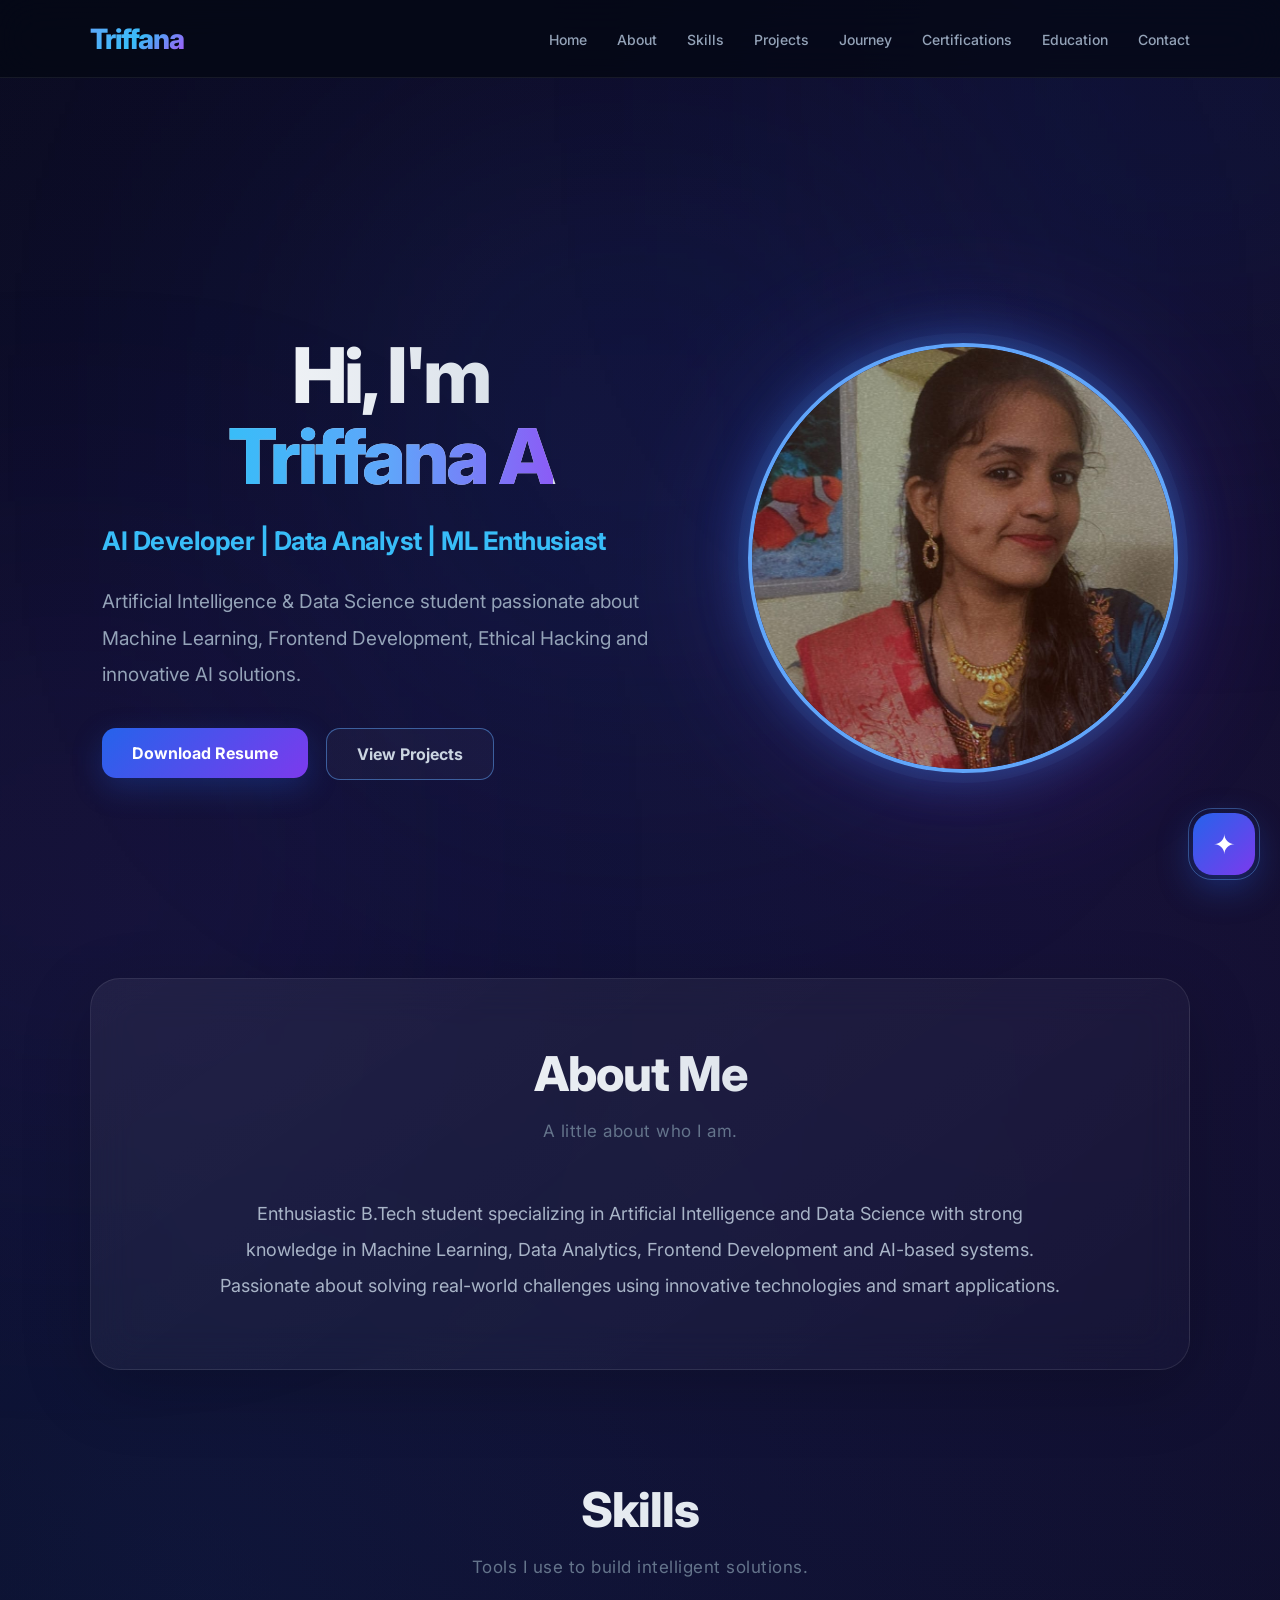
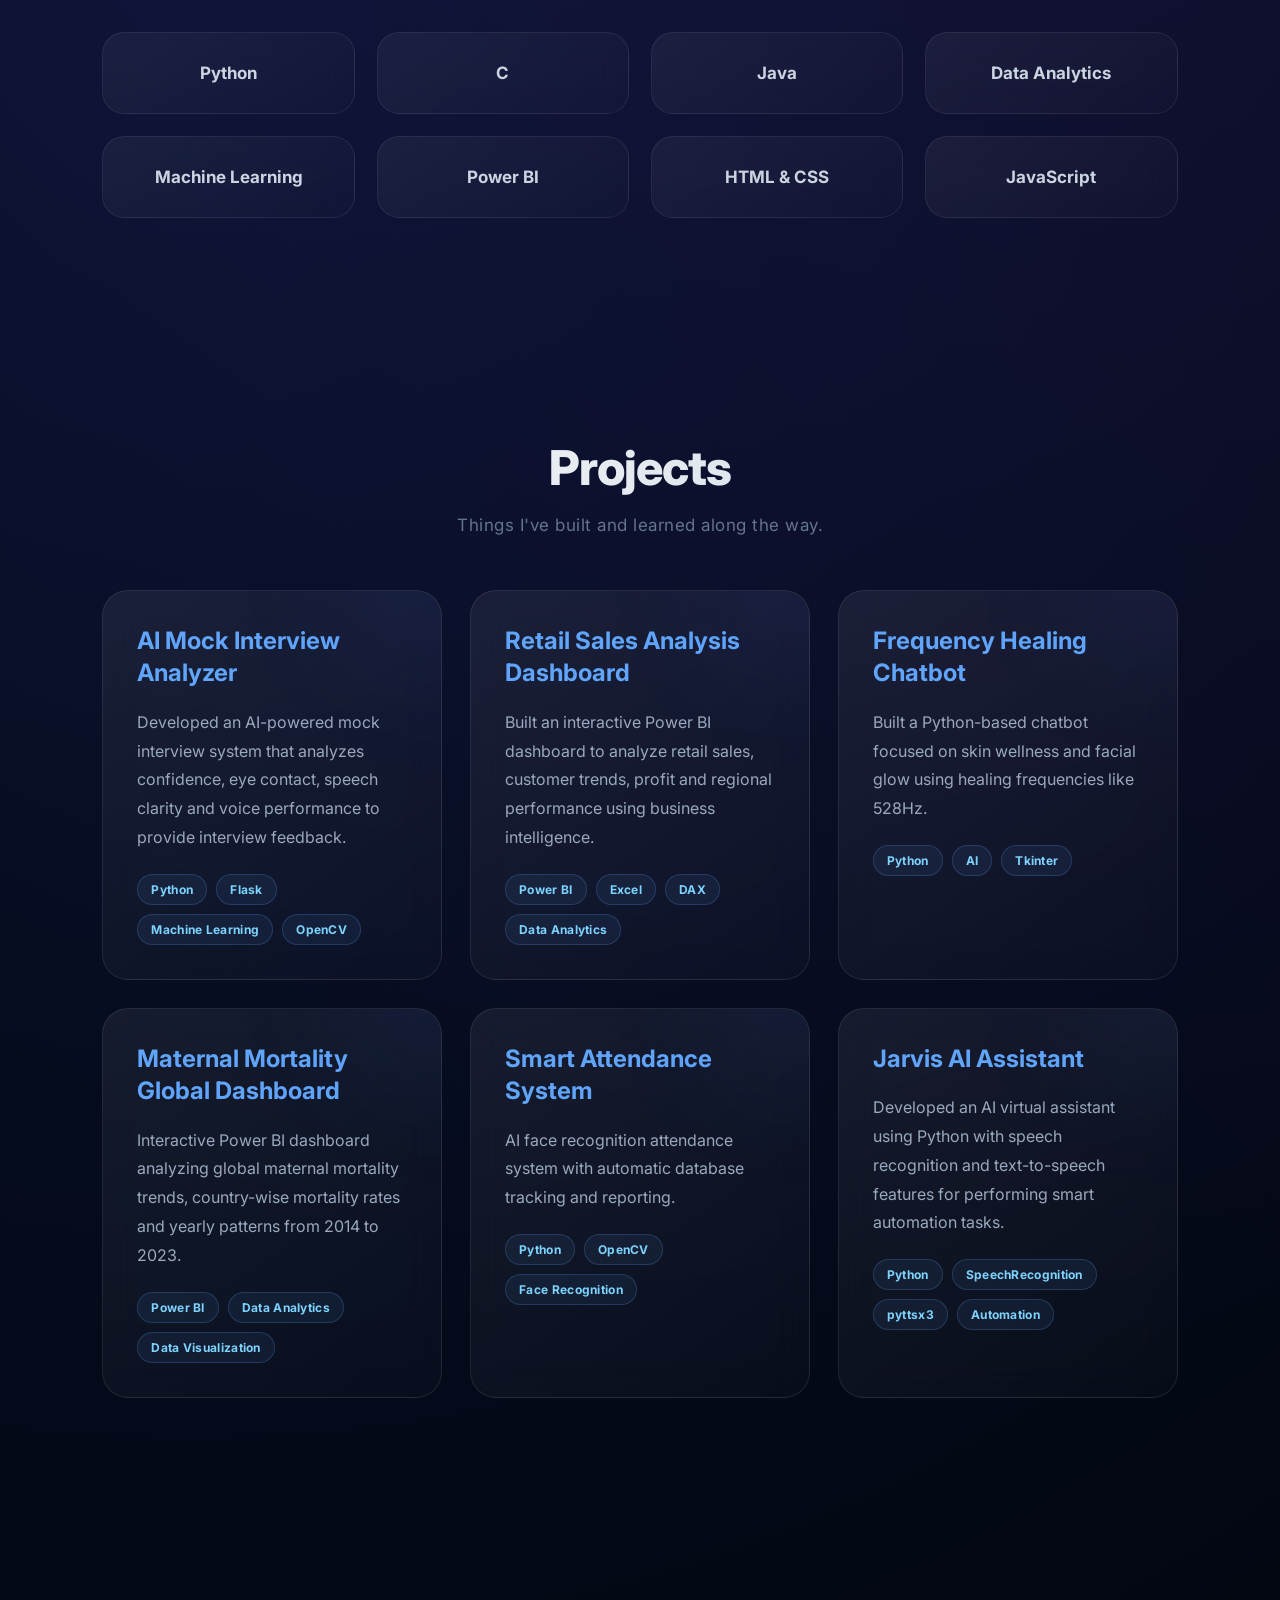
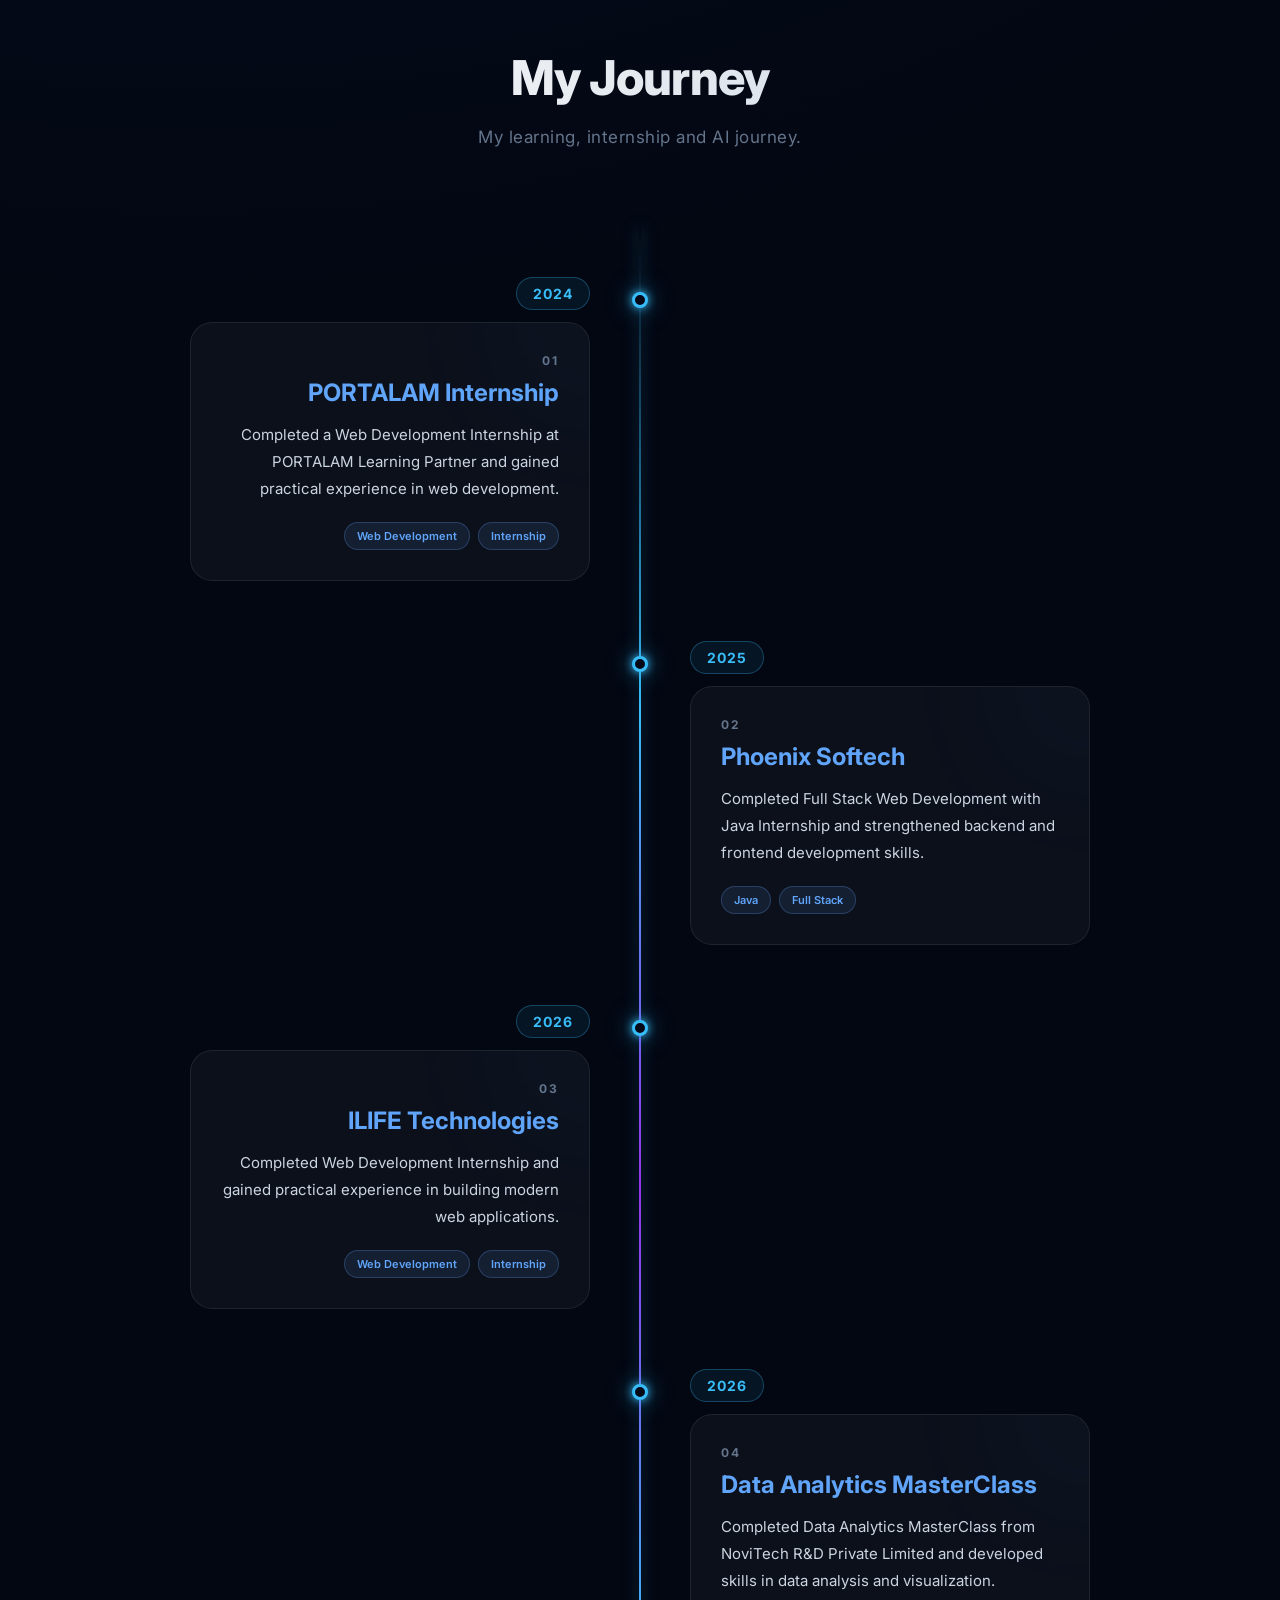
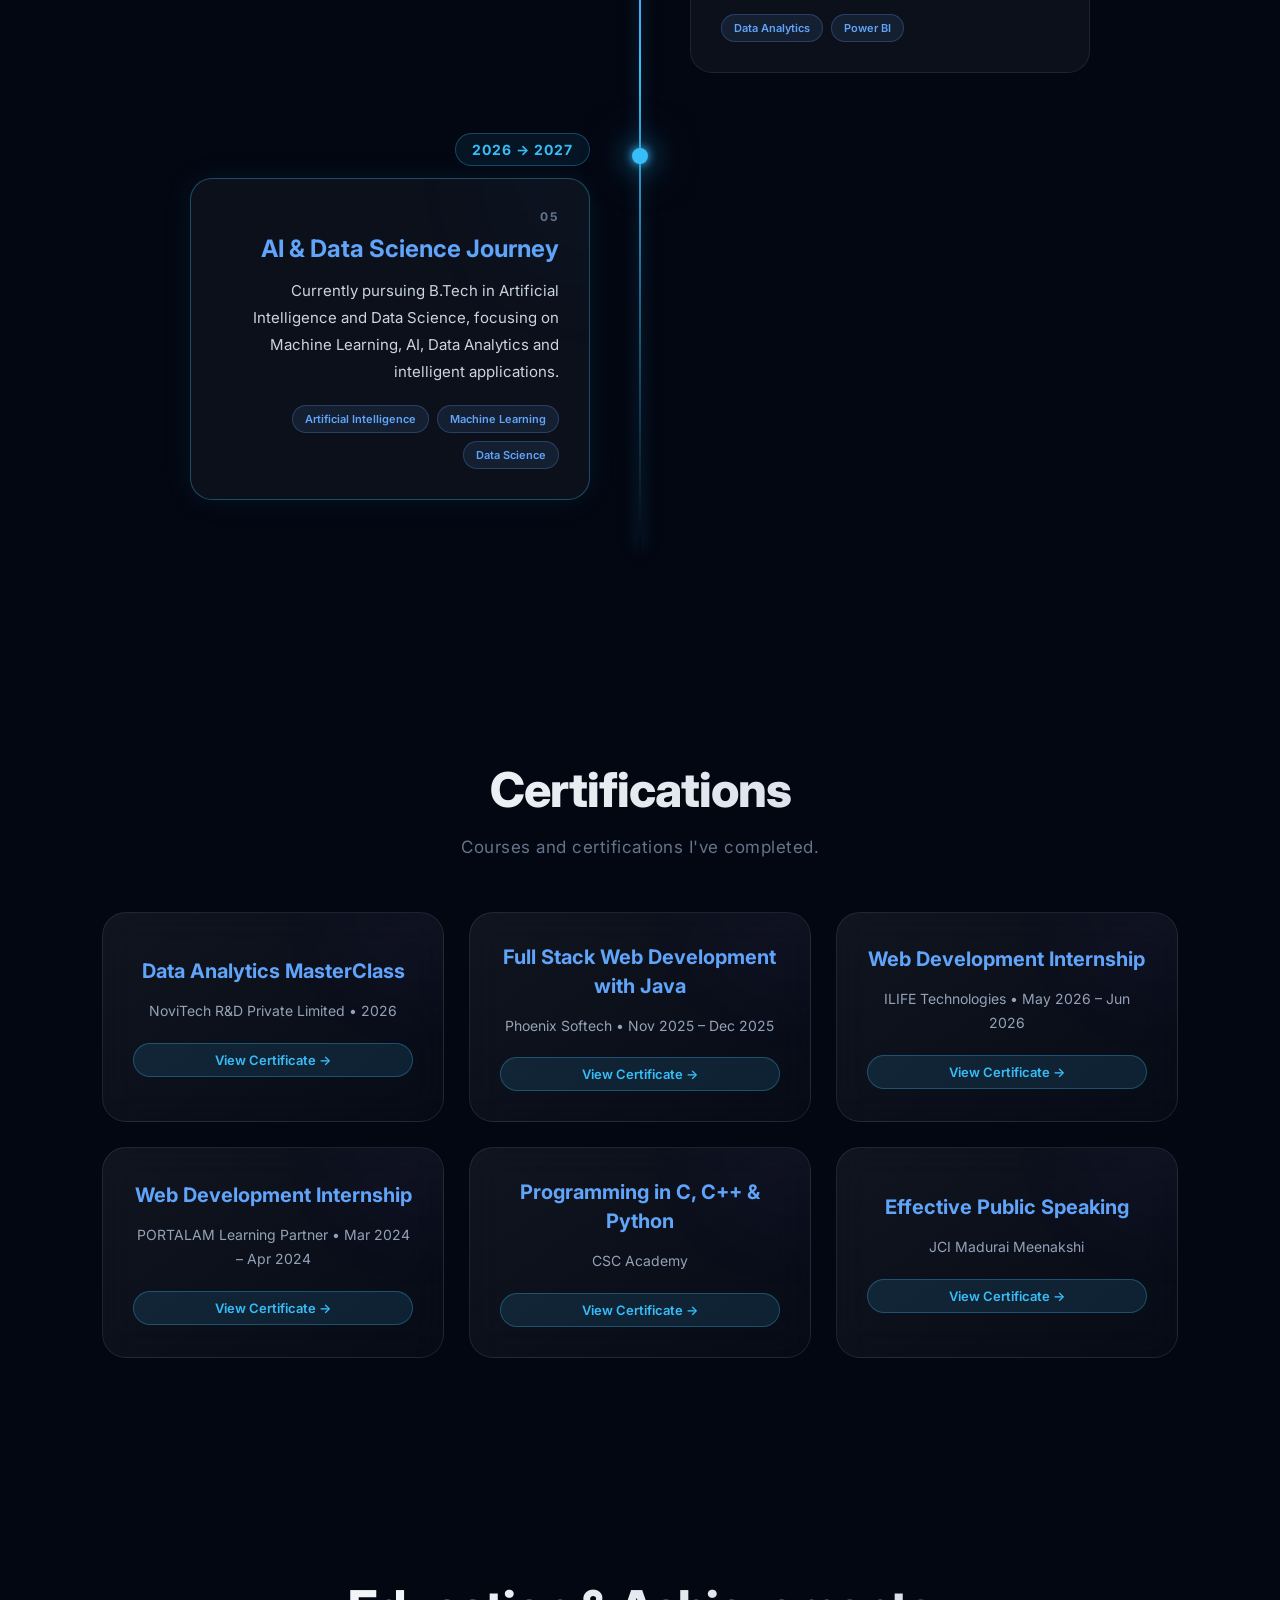
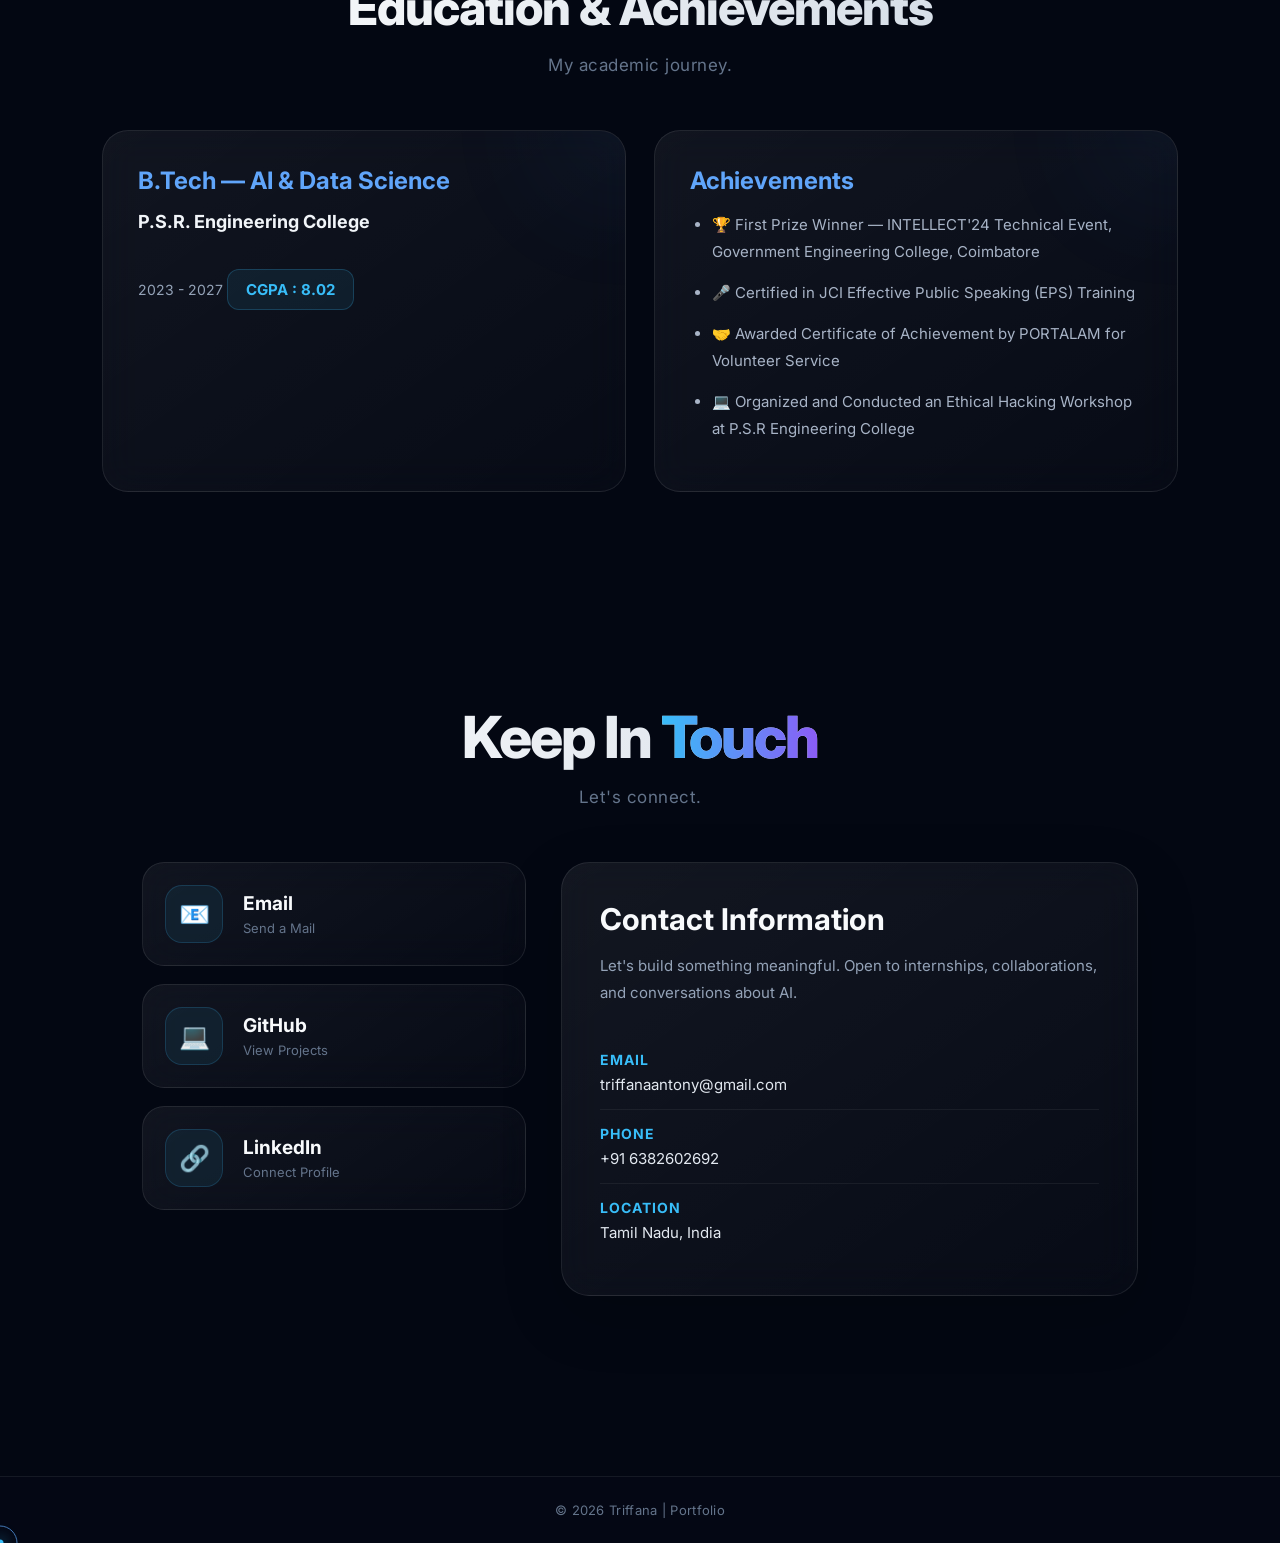
<file: index.html>
<!DOCTYPE html>
<html lang="en">
<head>
    <meta charset="UTF-8">
    <meta name="viewport" content="width=device-width, initial-scale=1.0">
    <title>Triffana Portfolio</title>

    <!-- GOOGLE FONT -->
    <link rel="preconnect" href="https://fonts.googleapis.com">
    <link href="https://fonts.googleapis.com/css2?family=Inter:wght@300;400;500;600;700;800&display=swap" rel="stylesheet">

    <!-- CSS -->
    <link rel="stylesheet" href="style.css">
</head>
<body>
<nav>
    <h2 class="logo">Triffana</h2>
     <div class="menu-toggle" id="menu-toggle">
        ☰
    </div>
    <ul id="nav-links">
        <li><a href="#home">Home</a></li>
        <li><a href="#about">About</a></li>
        <li><a href="#skills">Skills</a></li>
        <li><a href="#projects">Projects</a></li>
        <li><a href="#journey">Journey</a></li>
        <li><a href="#certifications">Certifications</a></li>
        <li><a href="#education">Education</a></li>
        <li><a href="#contact">Contact</a></li>
    </ul>
</nav>
    <!-- HERO SECTION -->
    <section class="hero" id="home">
        <!-- LEFT SIDE -->
        <div class="hero-text">
            <h1>
                Hi, I'm <br>
                <span>Triffana A</span>
            </h1>
            <h3 class="typing-text">
                AI Developer | Data Analyst | ML Enthusiast
            </h3>
            <p>
                Artificial Intelligence & Data Science student passionate
                about Machine Learning, Frontend Development,
                Ethical Hacking and innovative AI solutions.
            </p>
            <!-- BUTTONS -->
            <div class="hero-buttons">
                <a href="./Triffana_Resume.pdf" download>
    <button type="button">Download Resume</button>
</a>
                <a href="#projects">
                    <button class="outline-btn">
                        View Projects
                    </button>
                </a>
            </div>
        </div>
        <!-- RIGHT SIDE -->
        <div class="hero-image">
            <img src="./image.jpg" class="profile">
        </div>
    </section>
    <!-- ABOUT -->
    <section class="about" id="about">
        <h1>About Me</h1>
        <p class="section-subtitle">
    A little about who I am.
</p>
        <p>
            Enthusiastic B.Tech student specializing in Artificial Intelligence
            and Data Science with strong knowledge in Machine Learning,
            Data Analytics, Frontend Development and AI-based systems.
            Passionate about solving real-world challenges using innovative
            technologies and smart applications.
        </p>
    </section>

    
    <!-- SKILLS -->
    <section class="skills" id="skills">
        <h1>Skills</h1>
        <p class="section-subtitle">
    Tools I use to build intelligent solutions.
</p>
        <div class="skill-box">
            <div class="card">Python</div>
            <div class="card">C</div>
            <div class="card">Java</div>
            <div class="card"> Data Analytics</div>
            <div class="card">Machine Learning</div>
            <div class="card">Power BI</div>
            <div class="card">HTML & CSS</div>
            <div class="card">JavaScript</div>
        </div>
    </section>


<!-- PROJECTS -->

<section class="projects" id="projects">

    <h1>Projects</h1>

    <p class="section-subtitle">
        Things I've built and learned along the way.
    </p>


    <div class="project-container">


        <!-- 1. AI Mock Interview Analyzer -->

        <div class="project-card">

            <h2>
                <a href="mock-interview.html">
                    AI Mock Interview Analyzer
                </a>
            </h2>

            <p>
                Developed an AI-powered mock interview system
                that analyzes confidence, eye contact, speech
                clarity and voice performance to provide
                interview feedback.
            </p>

            <div class="tech-stack">
                <span>Python</span>
                <span>Flask</span>
                <span>Machine Learning</span>
                <span>OpenCV</span>
            </div>

        </div>


        <!-- 2. Retail Sales Analysis -->

        <div class="project-card">

            <h2>
                <a href="retail-sales-analysis.html">
                    Retail Sales Analysis Dashboard
                </a>
            </h2>

            <p>
                Built an interactive Power BI dashboard to
                analyze retail sales, customer trends, profit
                and regional performance using business
                intelligence.
            </p>

            <div class="tech-stack">
                <span>Power BI</span>
                <span>Excel</span>
                <span>DAX</span>
                <span>Data Analytics</span>
            </div>

        </div>


        <!-- 3. Frequency Healing Chatbot -->

        <div class="project-card">

            <h2>
                <a href="frequency-healing.html">
                    Frequency Healing Chatbot
                </a>
            </h2>

            <p>
                Built a Python-based chatbot focused on
                skin wellness and facial glow using healing
                frequencies like 528Hz.
            </p>

            <div class="tech-stack">
                <span>Python</span>
                <span>AI</span>
                <span>Tkinter</span>
            </div>

        </div>


        <!-- 4. Maternal Mortality Global Dashboard -->

        <div class="project-card">

            <h2>
                <a href="maternal-mortality.html">
                    Maternal Mortality Global Dashboard
                </a>
            </h2>

            <p>
                Interactive Power BI dashboard analyzing
                global maternal mortality trends, country-wise
                mortality rates and yearly patterns from
                2014 to 2023.
            </p>

            <div class="tech-stack">
                <span>Power BI</span>
                <span>Data Analytics</span>
                <span>Data Visualization</span>
            </div>

        </div>


        <!-- 5. Smart Attendance System -->

        <div class="project-card">

            <h2>
                <a href="attendance-system.html">
                    Smart Attendance System
                </a>
            </h2>

            <p>
                AI face recognition attendance system with
                automatic database tracking and reporting.
            </p>

            <div class="tech-stack">
                <span>Python</span>
                <span>OpenCV</span>
                <span>Face Recognition</span>
            </div>

        </div>


        <!-- 6. Jarvis AI Assistant -->

        <div class="project-card">

            <h2>
                <a href="jarvis-ai.html">
                    Jarvis AI Assistant
                </a>
            </h2>

            <p>
                Developed an AI virtual assistant using Python
                with speech recognition and text-to-speech
                features for performing smart automation tasks.
            </p>

            <div class="tech-stack">
                <span>Python</span>
                <span>SpeechRecognition</span>
                <span>pyttsx3</span>
                <span>Automation</span>
            </div>

        </div>


    </div>

</section>

 <!-- JOURNEY TIMELINE -->

<section class="journey" id="journey">

    <h1>My Journey</h1>

    <p class="section-subtitle">
        My learning, internship and AI journey.
    </p>

    <div class="timeline">

        <!-- 2024 -->

        <div class="timeline-item">

            <div class="timeline-dot"></div>

            <div class="timeline-date">
                2024
            </div>

            <div class="timeline-card">

                <span class="timeline-number">01</span>

                <h2>PORTALAM Internship</h2>

                <p>
                    Completed a Web Development Internship
                    at PORTALAM Learning Partner and gained
                    practical experience in web development.
                </p>

                <div class="timeline-tags">
                    <span>Web Development</span>
                    <span>Internship</span>
                </div>

            </div>

        </div>


        <!-- 2025 -->

        <div class="timeline-item">

            <div class="timeline-dot"></div>

            <div class="timeline-date">
                2025
            </div>

            <div class="timeline-card">

                <span class="timeline-number">02</span>

                <h2>Phoenix Softech</h2>

                <p>
                    Completed Full Stack Web Development
                    with Java Internship and strengthened
                    backend and frontend development skills.
                </p>

                <div class="timeline-tags">
                    <span>Java</span>
                    <span>Full Stack</span>
                </div>

            </div>

        </div>


        <!-- 2026 -->

        <div class="timeline-item">

            <div class="timeline-dot"></div>

            <div class="timeline-date">
                2026
            </div>

            <div class="timeline-card">

                <span class="timeline-number">03</span>

                <h2>ILIFE Technologies</h2>

                <p>
                    Completed Web Development Internship
                    and gained practical experience in
                    building modern web applications.
                </p>

                <div class="timeline-tags">
                    <span>Web Development</span>
                    <span>Internship</span>
                </div>

            </div>

        </div>


        <!-- DATA ANALYTICS -->

        <div class="timeline-item">

            <div class="timeline-dot"></div>

            <div class="timeline-date">
                2026
            </div>

            <div class="timeline-card">

                <span class="timeline-number">04</span>

                <h2>Data Analytics MasterClass</h2>

                <p>
                    Completed Data Analytics MasterClass
                    from NoviTech R&D Private Limited and
                    developed skills in data analysis and
                    visualization.
                </p>

                <div class="timeline-tags">
                    <span>Data Analytics</span>
                    <span>Power BI</span>
                </div>

            </div>

        </div>


        <!-- CURRENT JOURNEY -->

        <div class="timeline-item current">

            <div class="timeline-dot"></div>

            <div class="timeline-date">
                2026 → 2027
            </div>

            <div class="timeline-card">

                <span class="timeline-number">05</span>

                <h2>AI & Data Science Journey</h2>

                <p>
                    Currently pursuing B.Tech in Artificial
                    Intelligence and Data Science, focusing
                    on Machine Learning, AI, Data Analytics
                    and intelligent applications.
                </p>

                <div class="timeline-tags">
                    <span>Artificial Intelligence</span>
                    <span>Machine Learning</span>
                    <span>Data Science</span>
                </div>

            </div>

        </div>

    </div>

</section>

<!-- CERTIFICATIONS -->

<section class="certifications" id="certifications">

    <h1>Certifications</h1>

    <p class="section-subtitle">
        Courses and certifications I've completed.
    </p>

    <div class="cert-container">

        <div class="cert-card"
     onclick="window.open('Data_Analytics.jpeg', '_blank')">

    <h2>Data Analytics MasterClass</h2>
    <p>NoviTech R&D Private Limited • 2026</p>

    <span class="view-certificate">
        View Certificate →
    </span>
</div>

        <div class="cert-card"
     onclick="window.open('Java-full-stack-development.jpeg', '_blank')">

    <h2>Full Stack Web Development with Java</h2>
    <p>Phoenix Softech • Nov 2025 – Dec 2025</p>

    <span class="view-certificate">
        View Certificate →
    </span>
</div>

<div class="cert-card"
     onclick="window.open('ILIFE.jpeg', '_blank')">

    <h2>Web Development Internship</h2>
    <p>ILIFE Technologies • May 2026 – Jun 2026</p>

    <span class="view-certificate">
        View Certificate →
    </span>
</div>

<div class="cert-card"
     onclick="window.open('Web-Development.png', '_blank')">

    <h2>Web Development Internship</h2>
    <p>PORTALAM Learning Partner • Mar 2024 – Apr 2024</p>

    <span class="view-certificate">
        View Certificate →
    </span>
</div>

<div class="cert-card"
     onclick="window.open('CSC.jpeg', '_blank')">

    <h2>Programming in C, C++ & Python</h2>
    <p>CSC Academy</p>

    <span class="view-certificate">
        View Certificate →
    </span>
</div>

<div class="cert-card"
     onclick="window.open('EPS.jpeg', '_blank')">

    <h2>Effective Public Speaking</h2>
    <p>JCI Madurai Meenakshi</p>

    <span class="view-certificate">
        View Certificate →
    </span>
</div>

    </div>

</section>
<!-- EDUCATION -->

<section class="education" id="education">

    <h1>Education & Achievements</h1>
    <p class="section-subtitle">
    My academic journey.
</p>

    <div class="education-container">

        <div class="education-card">

            <h2>B.Tech — AI & Data Science</h2>

            <h3>P.S.R. Engineering College</h3>

            <span>2023 - 2027</span>

            <div class="cgpa-box">
                CGPA : 8.02
            </div>

        </div>

        <div class="achievement-card">

            <h2>Achievements</h2>

            <ul>
    <li>🏆 First Prize Winner — INTELLECT'24 Technical Event, Government Engineering College, Coimbatore</li>
    <li>🎤 Certified in JCI Effective Public Speaking (EPS) Training</li>
    <li>🤝 Awarded Certificate of Achievement by PORTALAM for Volunteer Service</li>
    <li>💻 Organized and Conducted an Ethical Hacking Workshop at P.S.R Engineering College</li>
</ul>

        </div>

    </div>
</section>
    <!-- CONTACT -->
    <section class="contact" id="contact">
        <h1>
    Keep In <span>Touch</span>
</h1>
<p class="section-subtitle">
    Let's connect.
</p>
<div class="contact-container">
    <!-- LEFT SIDE -->
    <div class="contact-left">
        <a href="mailto:triffanaantony@gmail.com"
           class="contact-card">
            <div class="icon">
                📧
            </div>
            <div>
                <h2>Email</h2>
                <p>Send a Mail</p>
            </div>
        </a>
        <a href="https://github.com/triffana"
           target="_blank"
           class="contact-card">
            <div class="icon">
                💻
            </div>
            <div>
                <h2>GitHub</h2>
                <p>View Projects</p>
            </div>
        </a>
        <a href="https://linkedin.com/in/triffana-antony-50652b303"
           target="_blank"
           class="contact-card">
            <div class="icon">
                🔗
            </div>
            <div>
                <h2>LinkedIn</h2>
                <p>Connect Profile</p>
            </div>
        </a>
    </div>
    <!-- RIGHT SIDE -->
    <div class="contact-right">
        <h2>Contact Information</h2>
        <p>
            Let's build something meaningful.
Open to internships, collaborations, and conversations about AI. 
        </p>
        <div class="info-box">
            <h3>Email</h3>
            <span>triffanaantony@gmail.com</span>
        </div>
        <div class="info-box">
            <h3>Phone</h3>
            <span>+91 6382602692</span>
        </div>
        <div class="info-box">
            <h3>Location</h3>
            <span>Tamil Nadu, India</span>
        </div>
    </div>
</div>
        <!-- SOCIAL LINKS -->
    </section>
    <!-- FOOTER -->
    <footer>
        © 2026 Triffana | Portfolio
    </footer>

<!-- =====================================================
     AI PORTFOLIO CHATBOT
===================================================== -->

<div class="ai-chatbot">

    <!-- CHAT WINDOW -->

    <div class="chat-window" id="chat-window">

        <div class="chat-header">

            <div class="bot-profile">

                <div class="bot-avatar">
                    ✦
                </div>

                <div>
                    <h3>Triffana AI</h3>
                    <span>
                        ● Online
                    </span>
                </div>

            </div>

            <button
                class="chat-close"
                id="chat-close">
                ×
            </button>

        </div>


        <!-- CHAT BODY -->

        <div
            class="chat-body"
            id="chat-body">

            <div class="bot-message">

                <div class="message-avatar">
                    ✦
                </div>

                <div class="message-content">

                    <p>
                        Hi! 👋 I'm Triffana's AI assistant.
                    </p>

                    <p>
                        Ask me about her
                        <b>skills, projects, certifications,
journey, achievements or education.</b>
                    </p>

                </div>

            </div>

            <!-- QUICK QUESTIONS -->

            <div class="quick-questions">

    <button data-question="Tell about Triffana?">
        👩‍💻 About Me
    </button>

    <button data-question="List Triffana's technical skills">
        🛠 Skills
    </button>

    <button data-question="Show Triffana's projects">
        🚀 Projects
    </button>

    <button data-question="List Triffana's certifications">
        📜 Certifications
    </button>

    <button data-question="Show Triffana's career journey">
        🚀 My Journey
    </button>

</div>

        </div>


        <!-- CHAT INPUT -->

        <div class="chat-input-area">

            <input
                type="text"
                id="chat-input"
                placeholder="Ask me anything..."
                autocomplete="off">

            <button
                id="send-message"
                aria-label="Send message">
                ➤
            </button>

        </div>

    </div>


    <!-- FLOATING BUTTON -->

    <button
        class="chat-toggle"
        id="chat-toggle"
        aria-label="Open AI assistant">

        <span class="chat-icon">
            ✦
        </span>

        <span class="chat-pulse"></span>

    </button>

</div>

    <!-- JS -->
    <script src="script.js"></script>

    <!-- PREMIUM MOUSE EFFECT -->
<div class="cursor-dot"></div>
<div class="cursor-outline"></div>

<!-- PARTICLE BACKGROUND -->
<div id="particles"></div>

</body>
</html>
</file>
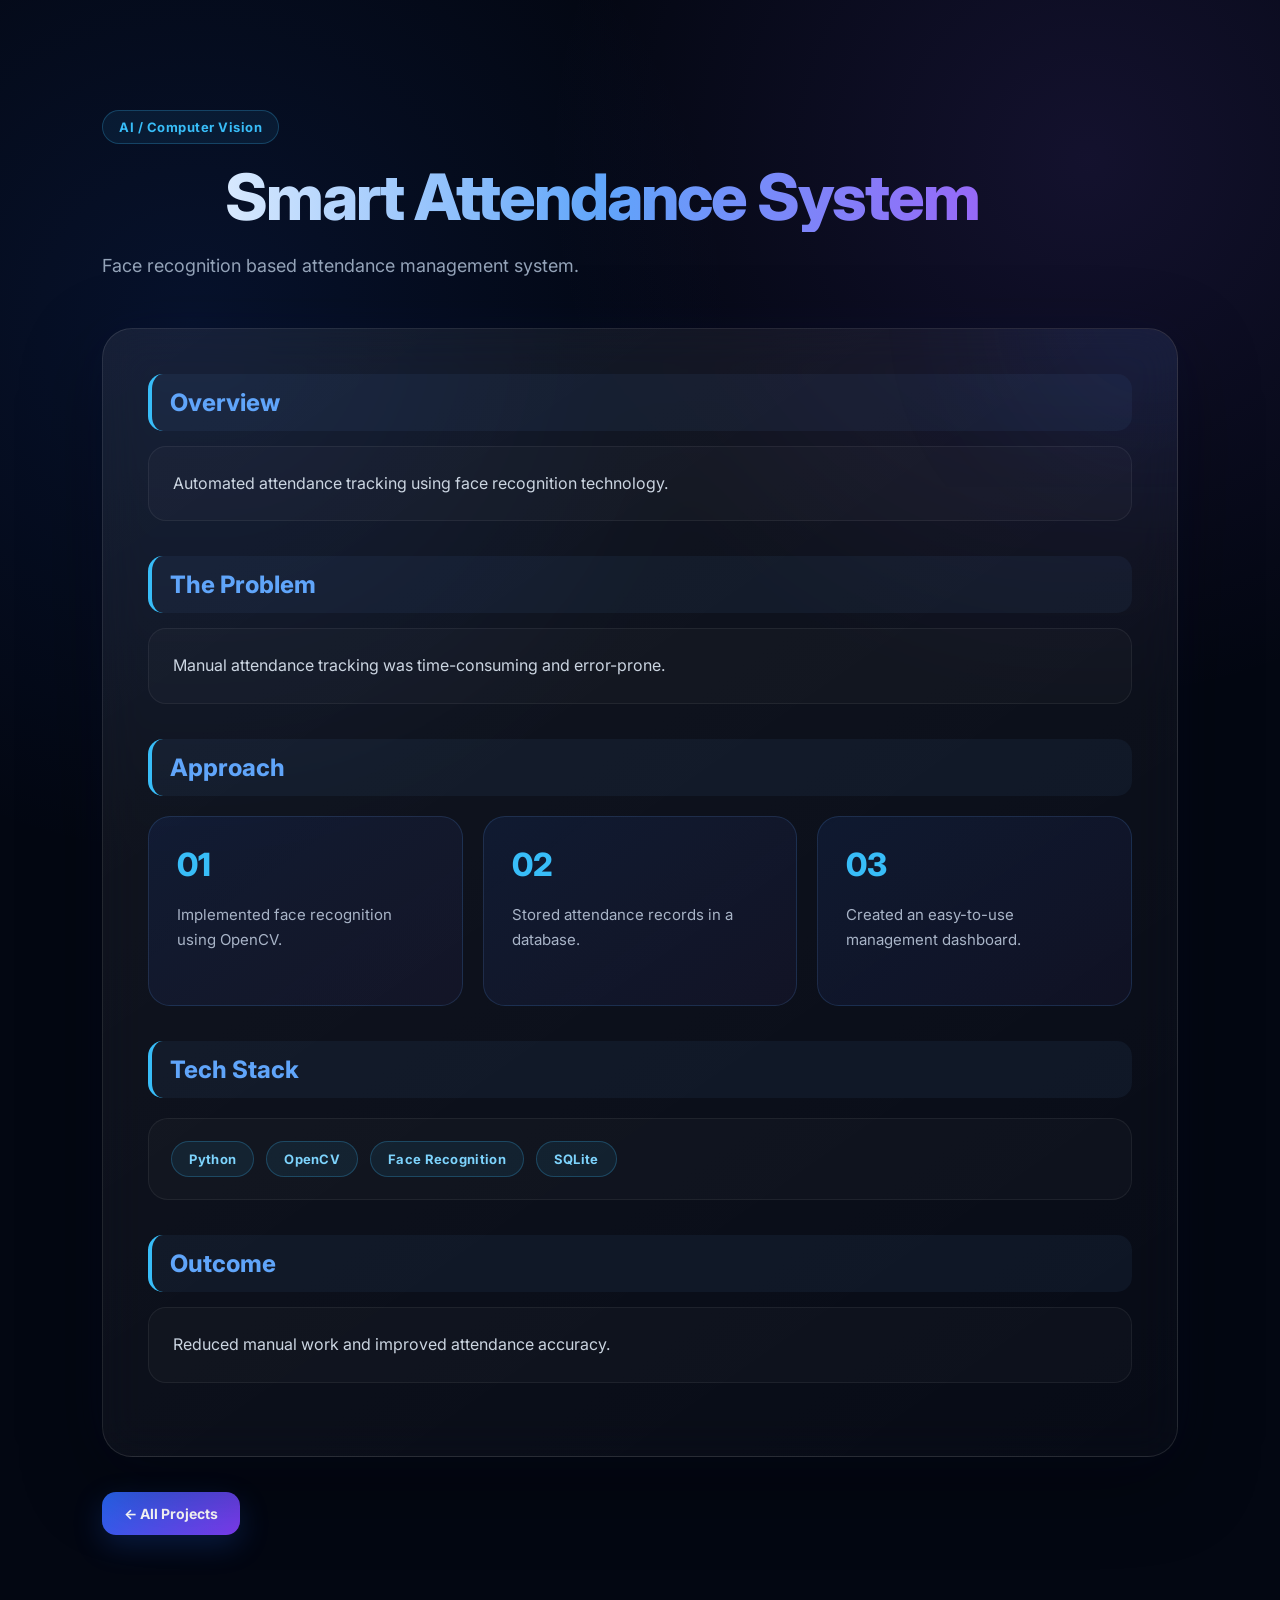
<file: attendance-system.html>
<!DOCTYPE html>
<html lang="en">
<head>
<meta charset="UTF-8">
<meta name="viewport" content="width=device-width, initial-scale=1.0">
<title>Smart Attendance System</title>
<link rel="stylesheet" href="style.css">
</head>

<body>

<section class="case-study">

<div class="project-tag">
AI / Computer Vision
</div>

<h1>Smart Attendance System</h1>

<p class="subtitle">
Face recognition based attendance management system.
</p>
<div class="case-study-box">
<h2>Overview</h2>
<p>Automated attendance tracking using face recognition technology.</p>

<h2>The Problem</h2>
<p>Manual attendance tracking was time-consuming and error-prone.</p>

<h2>Approach</h2>

<div class="steps">
<div class="step">
<h3>01</h3>
<p>Implemented face recognition using OpenCV.</p>
</div>

<div class="step">
<h3>02</h3>
<p>Stored attendance records in a database.</p>
</div>

<div class="step">
<h3>03</h3>
<p>Created an easy-to-use management dashboard.</p>
</div>
</div>

<h2>Tech Stack</h2>

<div class="tech-stack">
<span>Python</span>
<span>OpenCV</span>
<span>Face Recognition</span>
<span>SQLite</span>
</div>

<h2>Outcome</h2>

<p>
Reduced manual work and improved attendance accuracy.
</p>
</div>
<a href="index.html#projects" class="back-btn">
← All Projects
</a>

</section>

</body>
</html>
</file>
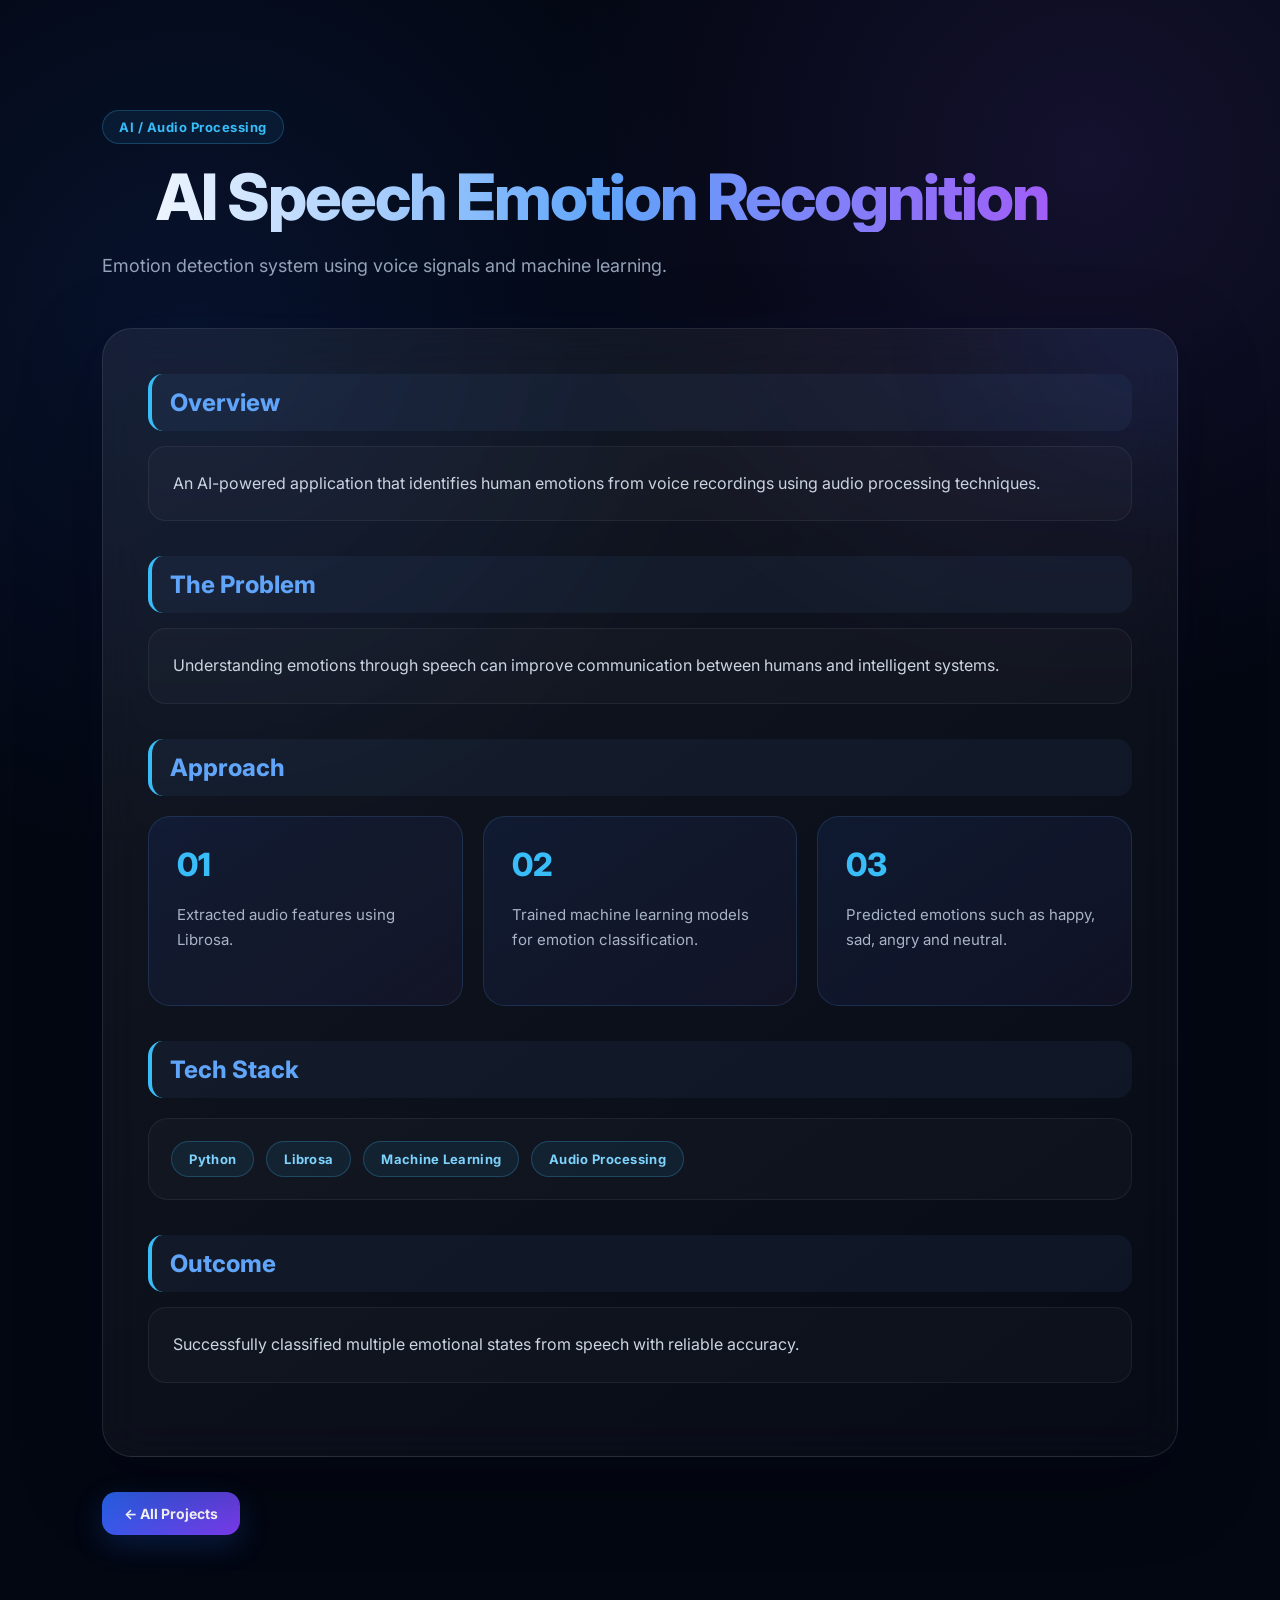
<file: emotion-recognition.html>
<!DOCTYPE html>
<html lang="en">
<head>
<meta charset="UTF-8">
<meta name="viewport" content="width=device-width, initial-scale=1.0">
<title>AI Speech Emotion Recognition</title>
<link rel="stylesheet" href="style.css">
</head>

<body>

<section class="case-study">

<div class="project-tag">
AI / Audio Processing
</div>

<h1>AI Speech Emotion Recognition</h1>

<p class="subtitle">
Emotion detection system using voice signals and machine learning.
</p>
<div class="case-study-box">
<h2>Overview</h2>

<p>
An AI-powered application that identifies human emotions from voice recordings using audio processing techniques.
</p>

<h2>The Problem</h2>

<p>
Understanding emotions through speech can improve communication between humans and intelligent systems.
</p>

<h2>Approach</h2>

<div class="steps">

<div class="step">
<h3>01</h3>
<p>Extracted audio features using Librosa.</p>
</div>

<div class="step">
<h3>02</h3>
<p>Trained machine learning models for emotion classification.</p>
</div>

<div class="step">
<h3>03</h3>
<p>Predicted emotions such as happy, sad, angry and neutral.</p>
</div>

</div>

<h2>Tech Stack</h2>

<div class="tech-stack">
<span>Python</span>
<span>Librosa</span>
<span>Machine Learning</span>
<span>Audio Processing</span>
</div>

<h2>Outcome</h2>

<p>
Successfully classified multiple emotional states from speech with reliable accuracy.
</p>
</div>
<a href="index.html#projects" class="back-btn">
← All Projects
</a>

</section>

</body>
</html>
</file>
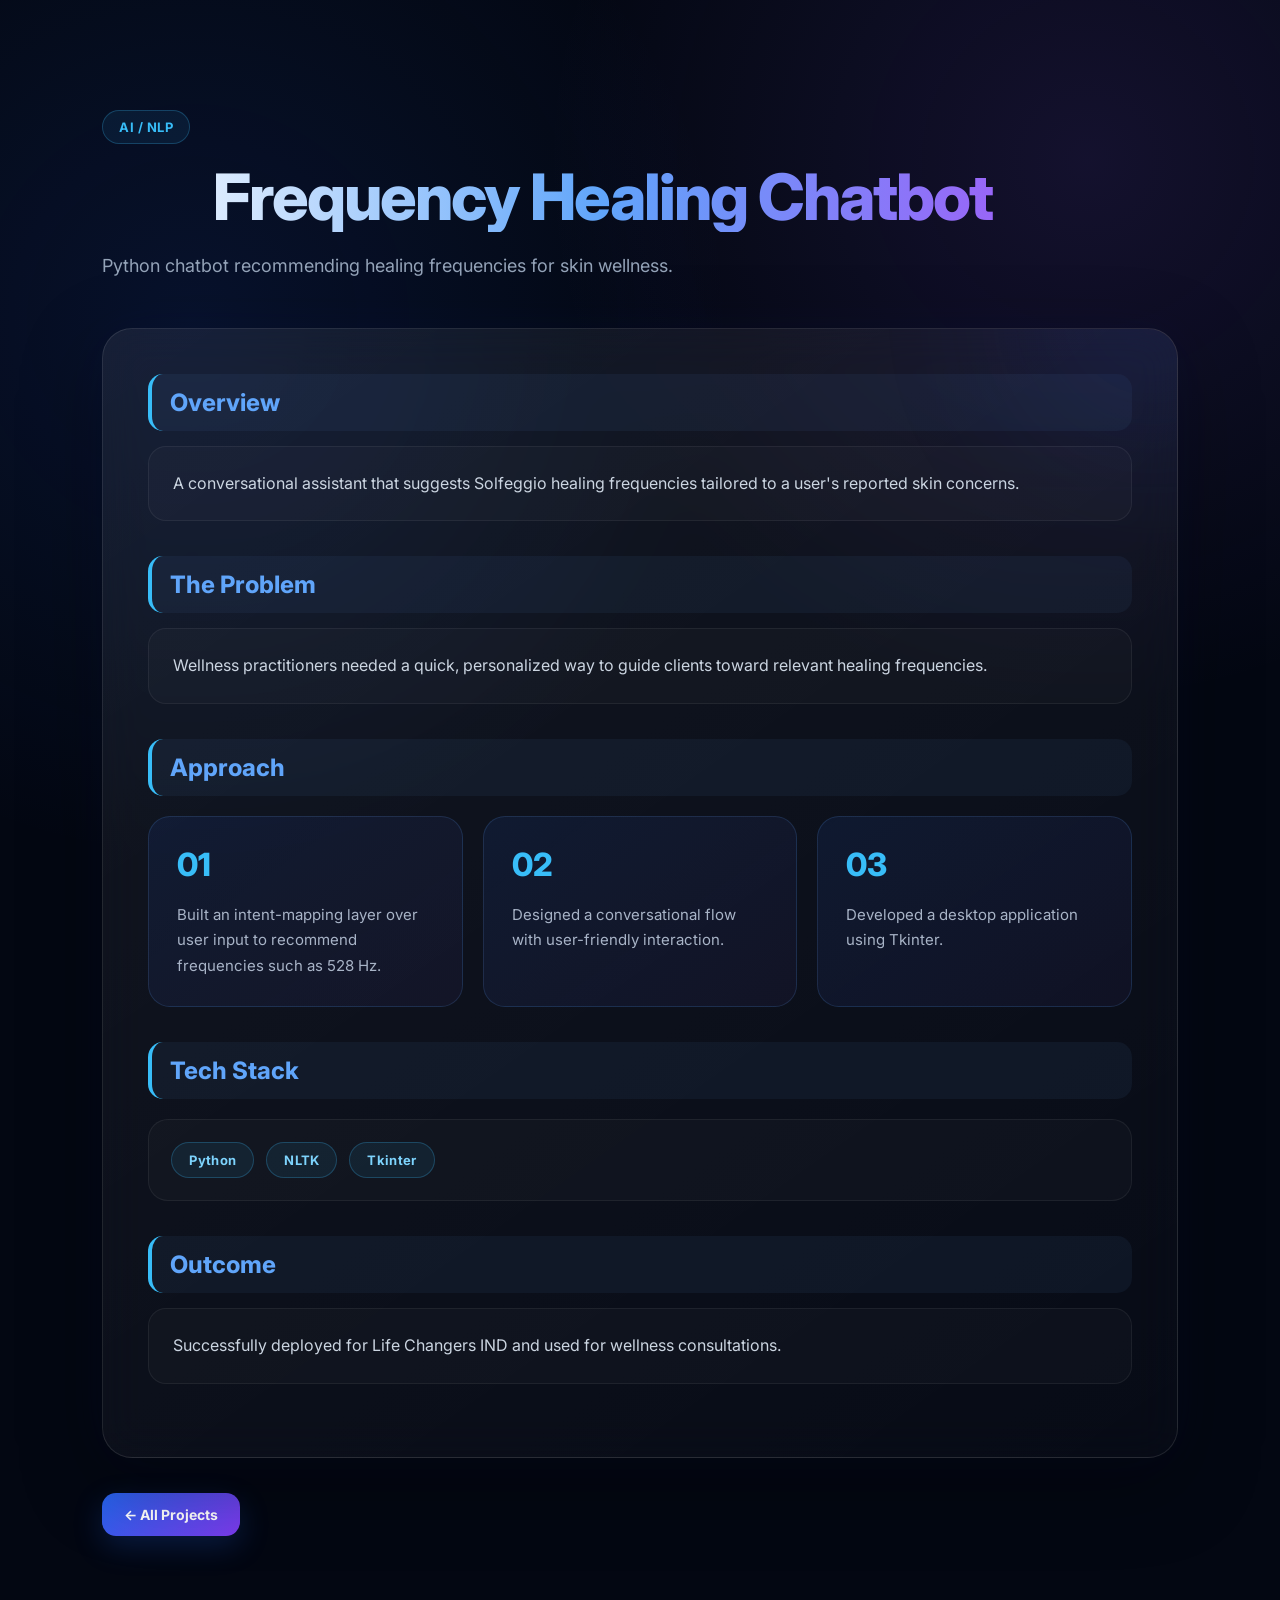
<file: frequency-healing.html>
<!DOCTYPE html>
<html lang="en">
<head>
<meta charset="UTF-8">
<meta name="viewport" content="width=device-width, initial-scale=1.0">
<title>Frequency Healing Chatbot</title>

<link rel="stylesheet" href="style.css">
</head>

<body>

<section class="case-study">

<div class="project-tag">
AI / NLP
</div>

<h1>Frequency Healing Chatbot</h1>

<p class="subtitle">
Python chatbot recommending healing frequencies for skin wellness.
</p>
<div class="case-study-box">

<h2>Overview</h2>

<p>
A conversational assistant that suggests Solfeggio healing frequencies tailored to a user's reported skin concerns.
</p>

<h2>The Problem</h2>

<p>
Wellness practitioners needed a quick, personalized way to guide clients toward relevant healing frequencies.
</p>

<h2>Approach</h2>

<div class="steps">

<div class="step">
<h3>01</h3>
<p>Built an intent-mapping layer over user input to recommend frequencies such as 528 Hz.</p>
</div>

<div class="step">
<h3>02</h3>
<p>Designed a conversational flow with user-friendly interaction.</p>
</div>

<div class="step">
<h3>03</h3>
<p>Developed a desktop application using Tkinter.</p>
</div>

</div>

<h2>Tech Stack</h2>

<div class="tech-stack">
<span>Python</span>
<span>NLTK</span>
<span>Tkinter</span>
</div>

<h2>Outcome</h2>

<p>
Successfully deployed for Life Changers IND and used for wellness consultations.
</p>

</div>





<a href="index.html#projects" class="back-btn">
← All Projects
</a>

</section>

</body>
</html>
</file>
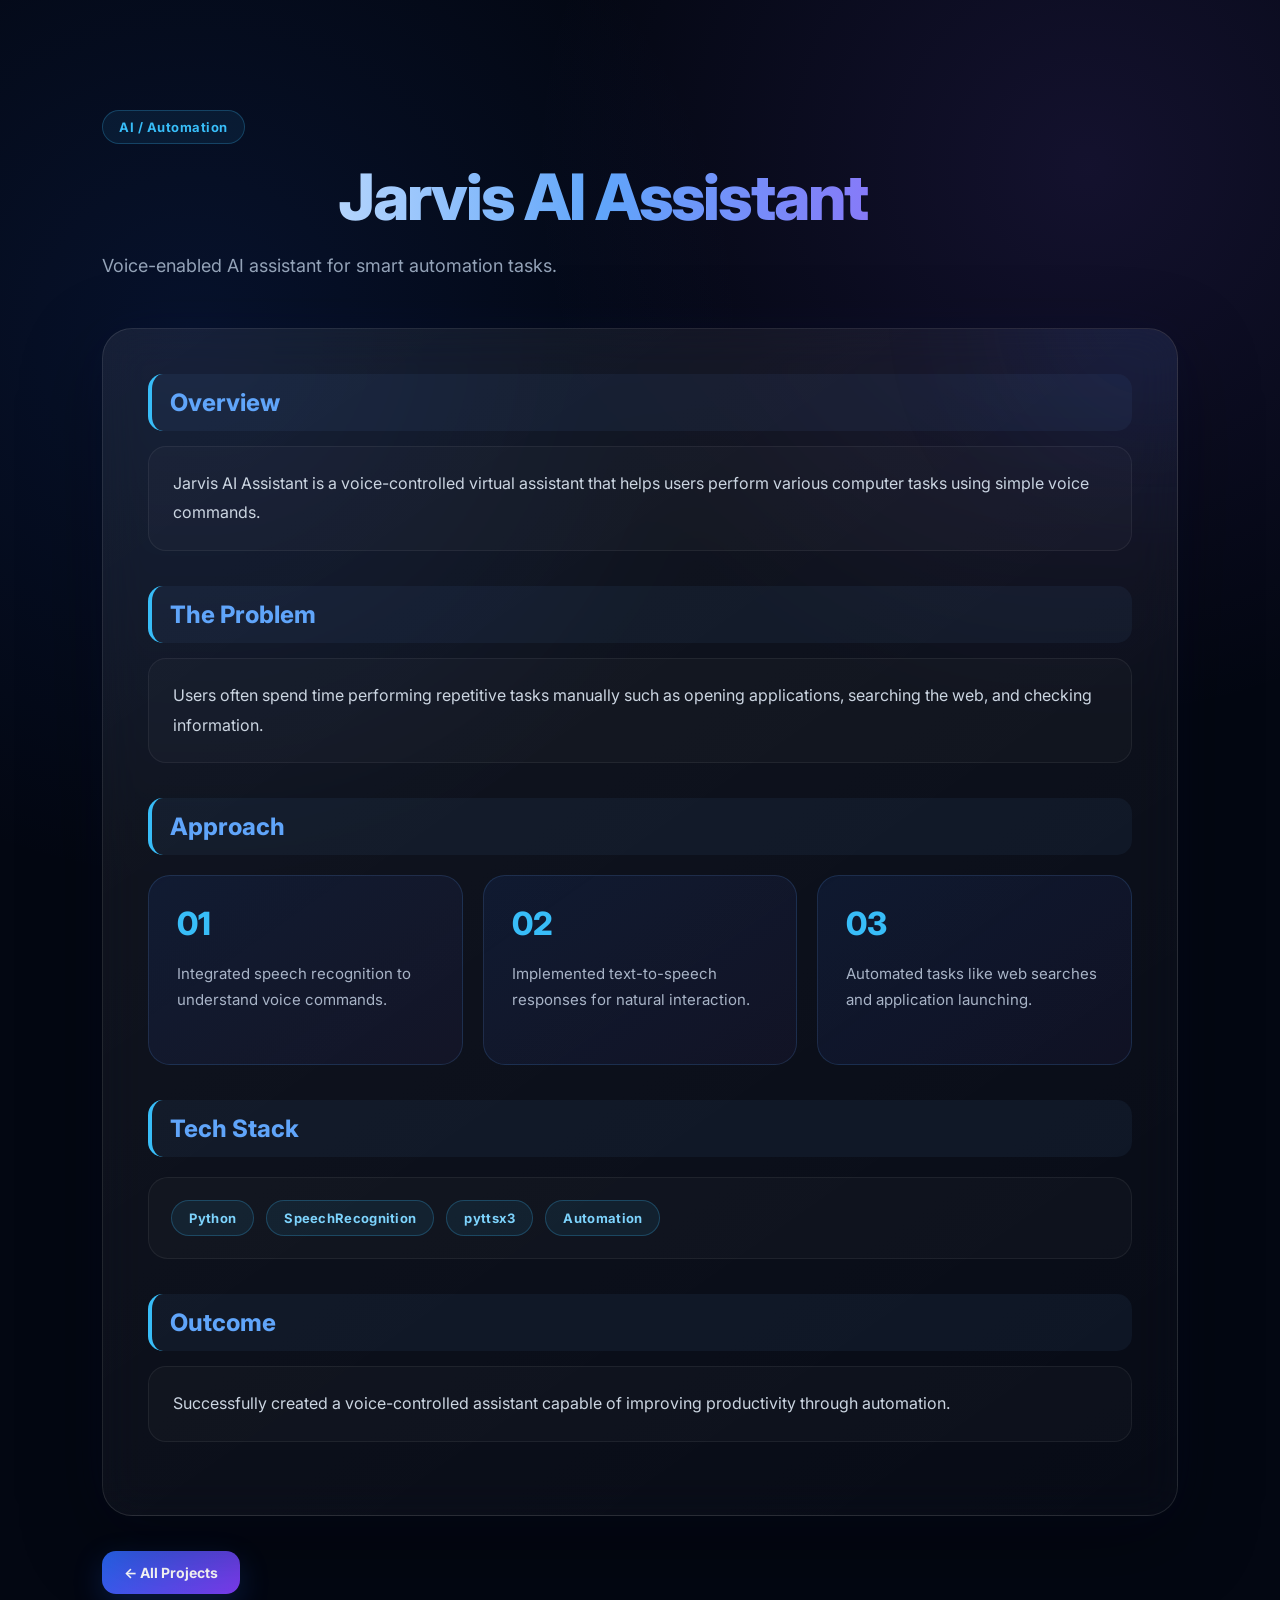
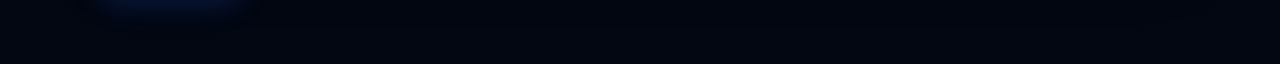
<file: jarvis-ai.html>
<!DOCTYPE html>
<html lang="en">
<head>
<meta charset="UTF-8">
<meta name="viewport" content="width=device-width, initial-scale=1.0">
<title>Jarvis AI Assistant</title>
<link rel="stylesheet" href="style.css">
</head>

<body>

<section class="case-study">

<div class="project-tag">
AI / Automation
</div>

<h1>Jarvis AI Assistant</h1>

<p class="subtitle">
Voice-enabled AI assistant for smart automation tasks.
</p>

<div class="case-study-box">
<h2>Overview</h2>

<p>
Jarvis AI Assistant is a voice-controlled virtual assistant that helps users perform various computer tasks using simple voice commands.
</p>

<h2>The Problem</h2>

<p>
Users often spend time performing repetitive tasks manually such as opening applications, searching the web, and checking information.
</p>

<h2>Approach</h2>

<div class="steps">

<div class="step">
<h3>01</h3>
<p>Integrated speech recognition to understand voice commands.</p>
</div>

<div class="step">
<h3>02</h3>
<p>Implemented text-to-speech responses for natural interaction.</p>
</div>

<div class="step">
<h3>03</h3>
<p>Automated tasks like web searches and application launching.</p>
</div>

</div>

<h2>Tech Stack</h2>

<div class="tech-stack">
<span>Python</span>
<span>SpeechRecognition</span>
<span>pyttsx3</span>
<span>Automation</span>
</div>

<h2>Outcome</h2>

<p>
Successfully created a voice-controlled assistant capable of improving productivity through automation.
</p>
</div>

<a href="index.html#projects" class="back-btn">
← All Projects
</a>

</section>

</body>
</html>
</file>
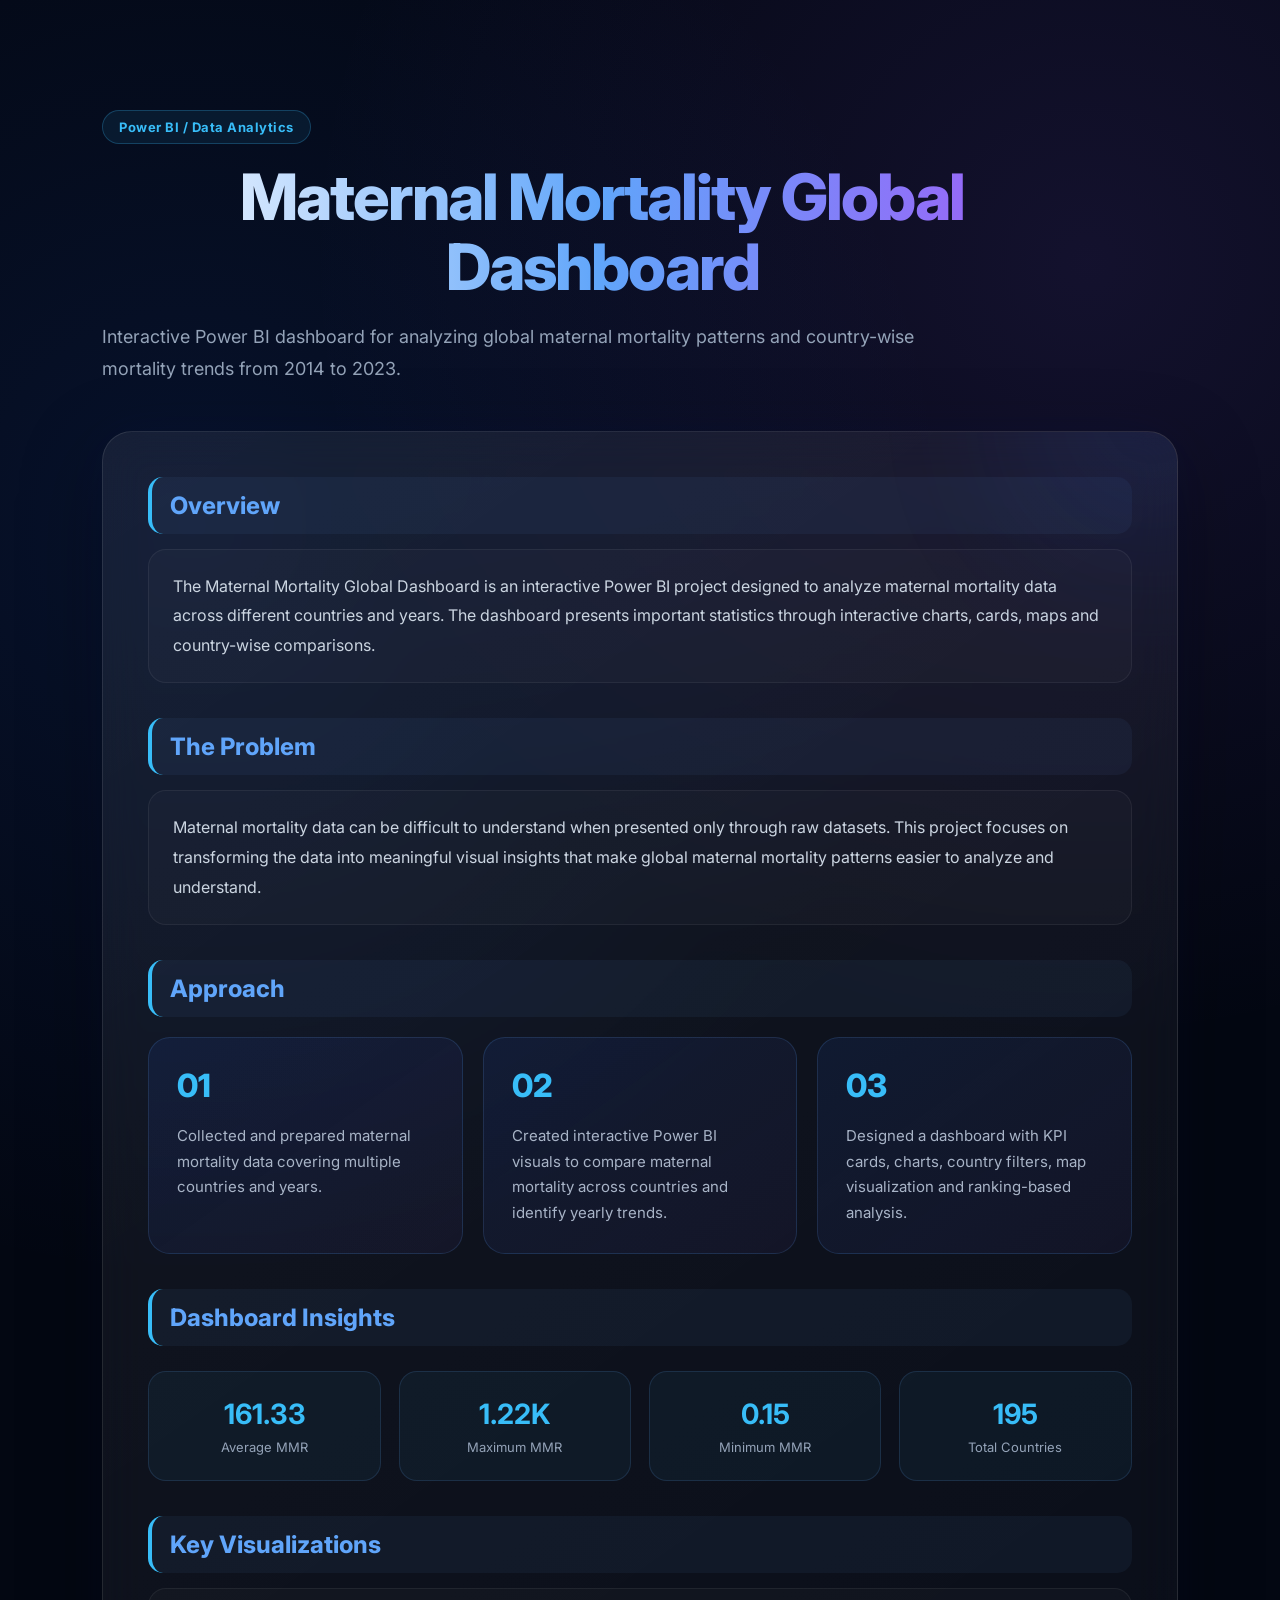
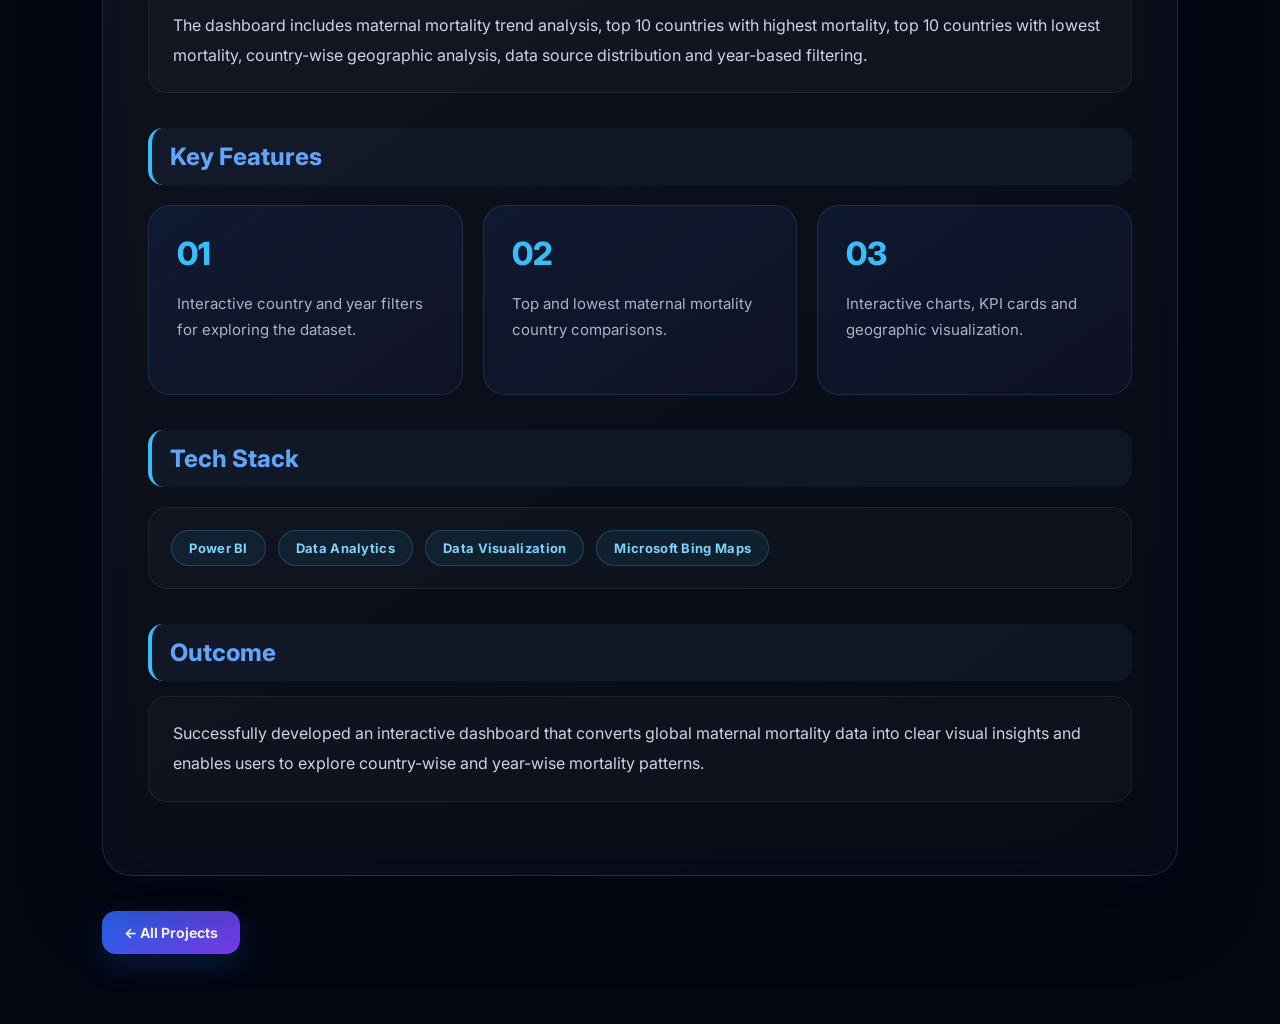
<file: maternal-mortality.html>
<!DOCTYPE html>
<html lang="en">

<head>

<meta charset="UTF-8">

<meta name="viewport"
      content="width=device-width, initial-scale=1.0">

<title>Maternal Mortality Global Dashboard</title>

<link rel="stylesheet" href="style.css">

<style>

/* =========================================
   DASHBOARD HIGHLIGHTS
========================================= */

.dashboard-grid{
    display:grid;
    grid-template-columns:repeat(4,1fr);
    gap:18px;
    margin-top:25px;
}

.dashboard-card{
    padding:25px 20px;
    border-radius:18px;
    background:rgba(56,189,248,0.05);
    border:1px solid rgba(96,165,250,0.15);
    text-align:center;
    transition:0.3s;
}

.dashboard-card:hover{
    transform:translateY(-6px);
    border-color:#38bdf8;
    box-shadow:0 10px 30px rgba(56,189,248,0.12);
}

.dashboard-card h3{
    font-size:28px;
    color:#38bdf8;
    margin-bottom:8px;
}

.dashboard-card p{
    font-size:13px;
    color:#94a3b8;
}


/* =========================================
   MOBILE
========================================= */

@media screen and (max-width:768px){

    .dashboard-grid{
        grid-template-columns:repeat(2,1fr);
    }

}

@media screen and (max-width:480px){

    .dashboard-grid{
        grid-template-columns:1fr;
    }

}

</style>

</head>


<body>

<section class="case-study">


<div class="project-tag">
Power BI / Data Analytics
</div>


<h1>
Maternal Mortality Global Dashboard
</h1>


<p class="subtitle">

Interactive Power BI dashboard for analyzing
global maternal mortality patterns and
country-wise mortality trends from 2014 to 2023.

</p>


<div class="case-study-box">


<h2>Overview</h2>

<p>

The Maternal Mortality Global Dashboard is an
interactive Power BI project designed to analyze
maternal mortality data across different countries
and years. The dashboard presents important
statistics through interactive charts, cards,
maps and country-wise comparisons.

</p>


<h2>The Problem</h2>

<p>

Maternal mortality data can be difficult to
understand when presented only through raw
datasets. This project focuses on transforming
the data into meaningful visual insights that
make global maternal mortality patterns easier
to analyze and understand.

</p>


<h2>Approach</h2>


<div class="steps">


<div class="step">

<h3>01</h3>

<p>

Collected and prepared maternal mortality
data covering multiple countries and years.

</p>

</div>


<div class="step">

<h3>02</h3>

<p>

Created interactive Power BI visuals to
compare maternal mortality across countries
and identify yearly trends.

</p>

</div>


<div class="step">

<h3>03</h3>

<p>

Designed a dashboard with KPI cards,
charts, country filters, map visualization
and ranking-based analysis.

</p>

</div>


</div>


<h2>Dashboard Insights</h2>


<div class="dashboard-grid">


<div class="dashboard-card">

<h3>161.33</h3>

<p>Average MMR</p>

</div>


<div class="dashboard-card">

<h3>1.22K</h3>

<p>Maximum MMR</p>

</div>


<div class="dashboard-card">

<h3>0.15</h3>

<p>Minimum MMR</p>

</div>


<div class="dashboard-card">

<h3>195</h3>

<p>Total Countries</p>

</div>


</div>


<h2>Key Visualizations</h2>

<p>

The dashboard includes maternal mortality
trend analysis, top 10 countries with highest
mortality, top 10 countries with lowest
mortality, country-wise geographic analysis,
data source distribution and year-based filtering.

</p>


<h2>Key Features</h2>


<div class="steps">


<div class="step">

<h3>01</h3>

<p>

Interactive country and year filters
for exploring the dataset.

</p>

</div>


<div class="step">

<h3>02</h3>

<p>

Top and lowest maternal mortality
country comparisons.

</p>

</div>


<div class="step">

<h3>03</h3>

<p>

Interactive charts, KPI cards and
geographic visualization.

</p>

</div>


</div>


<h2>Tech Stack</h2>


<div class="tech-stack">

<span>Power BI</span>

<span>Data Analytics</span>

<span>Data Visualization</span>

<span>Microsoft Bing Maps</span>

</div>


<h2>Outcome</h2>

<p>

Successfully developed an interactive dashboard
that converts global maternal mortality data
into clear visual insights and enables users to
explore country-wise and year-wise mortality
patterns.

</p>


</div>


<a href="index.html#projects"
   class="back-btn">

← All Projects

</a>


</section>

</body>

</html>
</file>
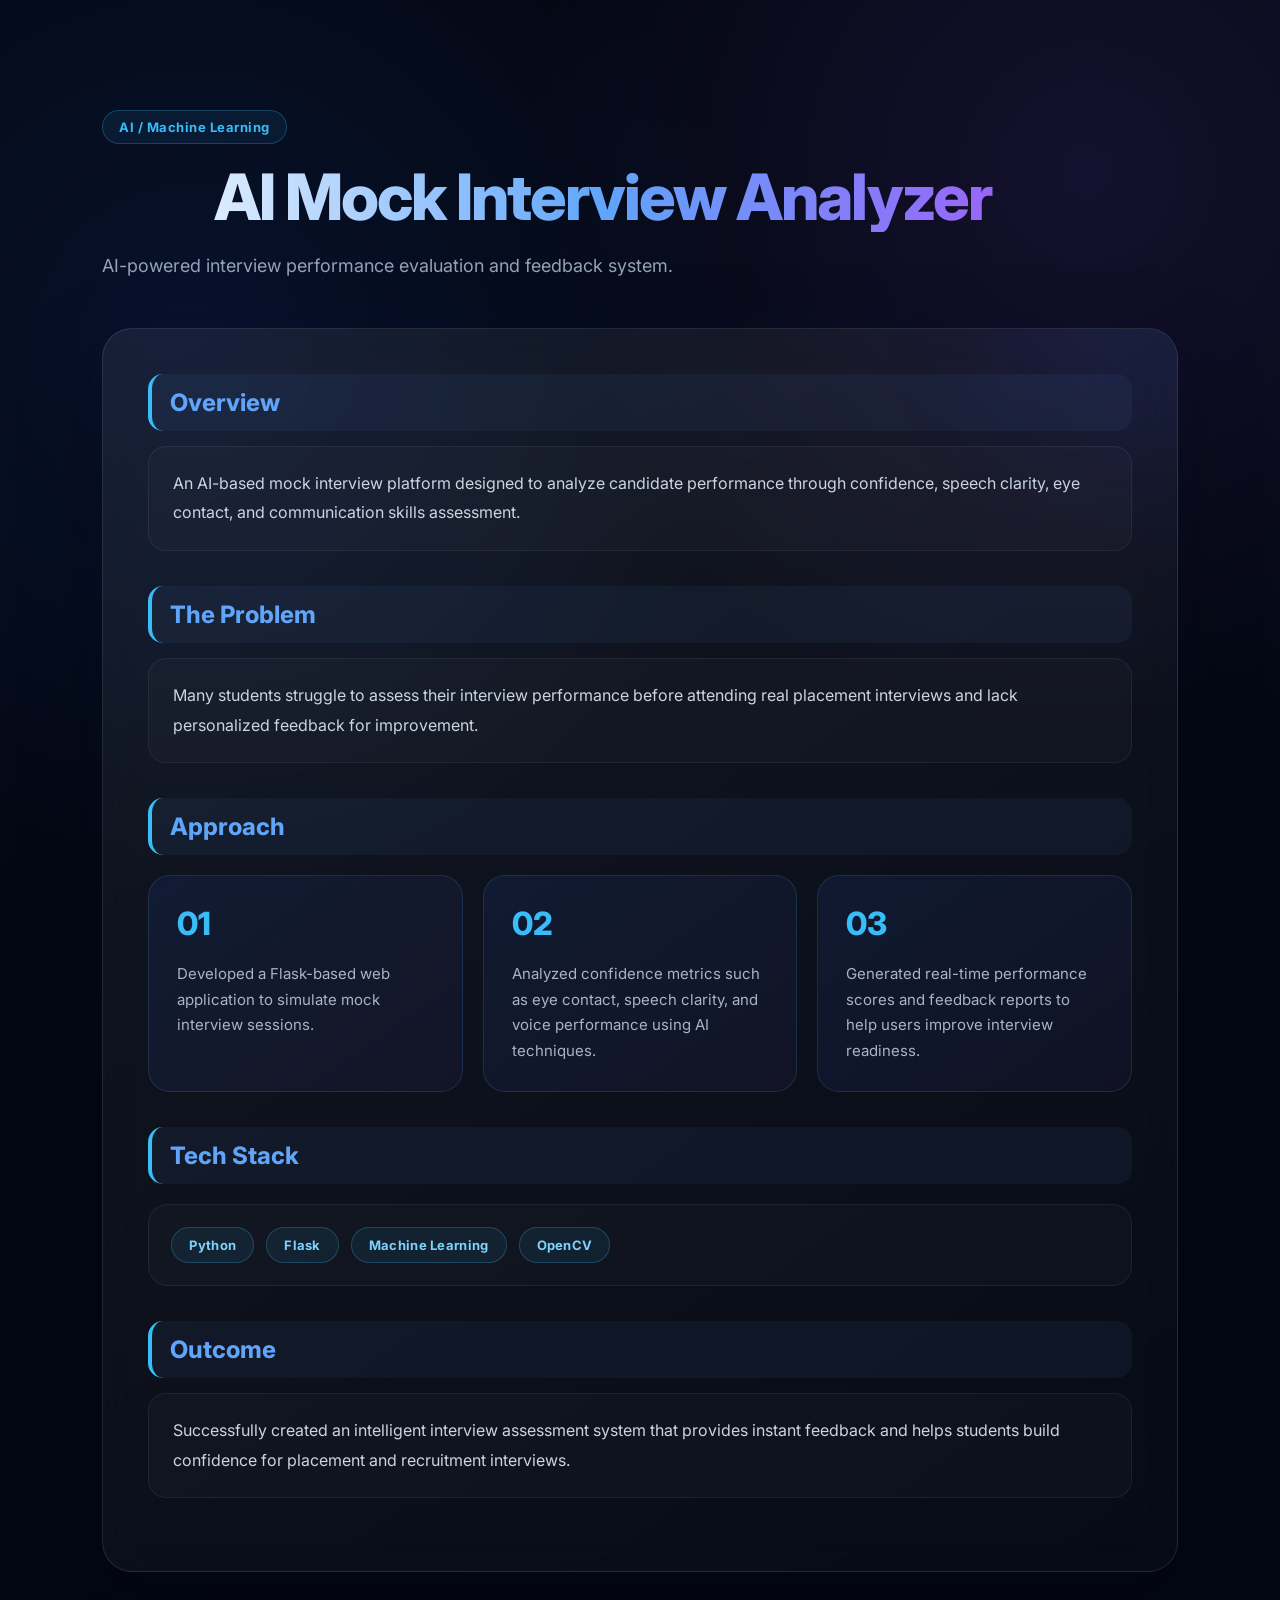
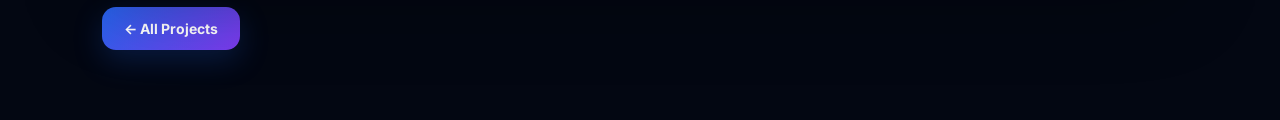
<file: mock-interview.html>
<!DOCTYPE html>
<html lang="en">
<head>
<meta charset="UTF-8">
<meta name="viewport" content="width=device-width, initial-scale=1.0">
<title>AI Mock Interview Analyzer</title>
<link rel="stylesheet" href="style.css">
</head>

<body>

<section class="case-study">

<div class="project-tag">
AI / Machine Learning
</div>

<h1>AI Mock Interview Analyzer</h1>

<p class="subtitle">
AI-powered interview performance evaluation and feedback system.
</p>

<div class="case-study-box">

<h2>Overview</h2>

<p>
An AI-based mock interview platform designed to analyze candidate performance through confidence, speech clarity, eye contact, and communication skills assessment.
</p>

<h2>The Problem</h2>

<p>
Many students struggle to assess their interview performance before attending real placement interviews and lack personalized feedback for improvement.
</p>

<h2>Approach</h2>

<div class="steps">

<div class="step">
<h3>01</h3>
<p>
Developed a Flask-based web application to simulate mock interview sessions.
</p>
</div>

<div class="step">
<h3>02</h3>
<p>
Analyzed confidence metrics such as eye contact, speech clarity, and voice performance using AI techniques.
</p>
</div>

<div class="step">
<h3>03</h3>
<p>
Generated real-time performance scores and feedback reports to help users improve interview readiness.
</p>
</div>

</div>

<h2>Tech Stack</h2>

<div class="tech-stack">
<span>Python</span>
<span>Flask</span>
<span>Machine Learning</span>
<span>OpenCV</span>
</div>

<h2>Outcome</h2>

<p>
Successfully created an intelligent interview assessment system that provides instant feedback and helps students build confidence for placement and recruitment interviews.
</p>

</div>

<a href="index.html#projects" class="back-btn">
← All Projects
</a>

</section>

</body>
</html>
</file>
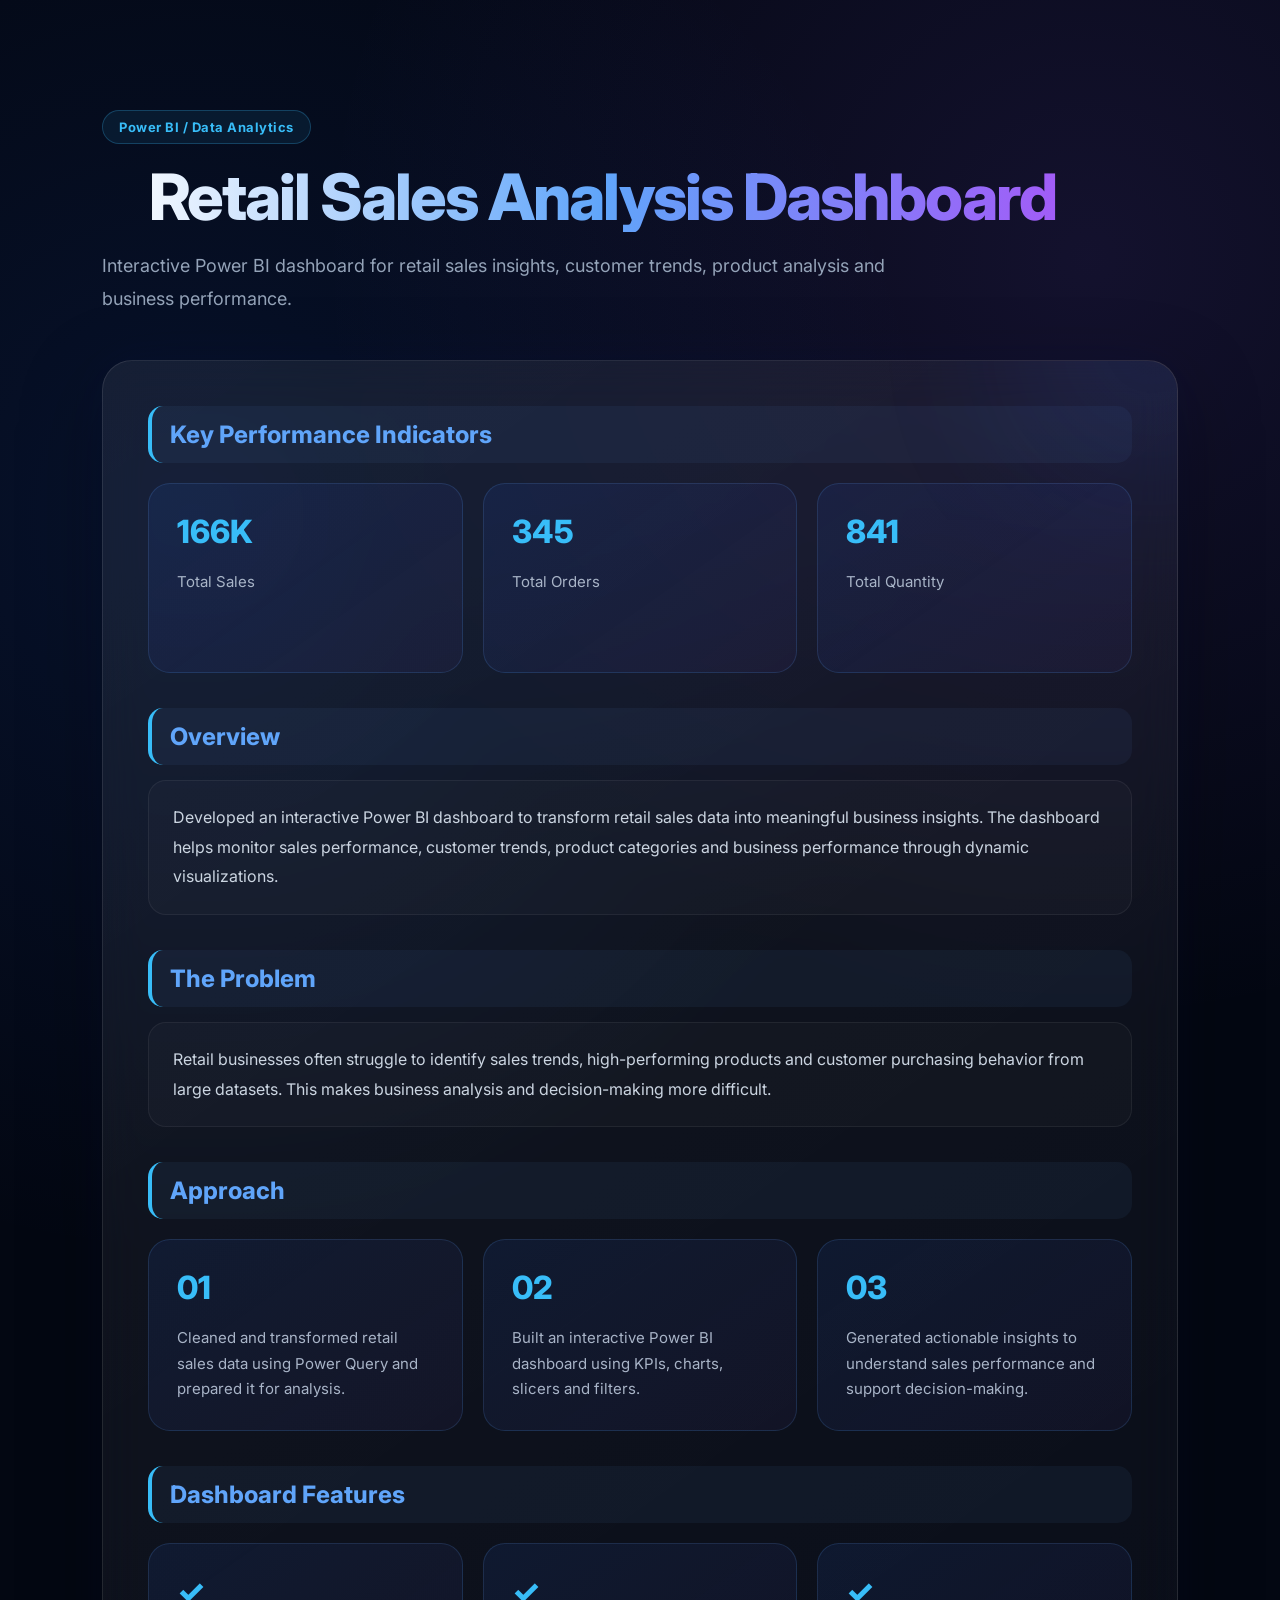
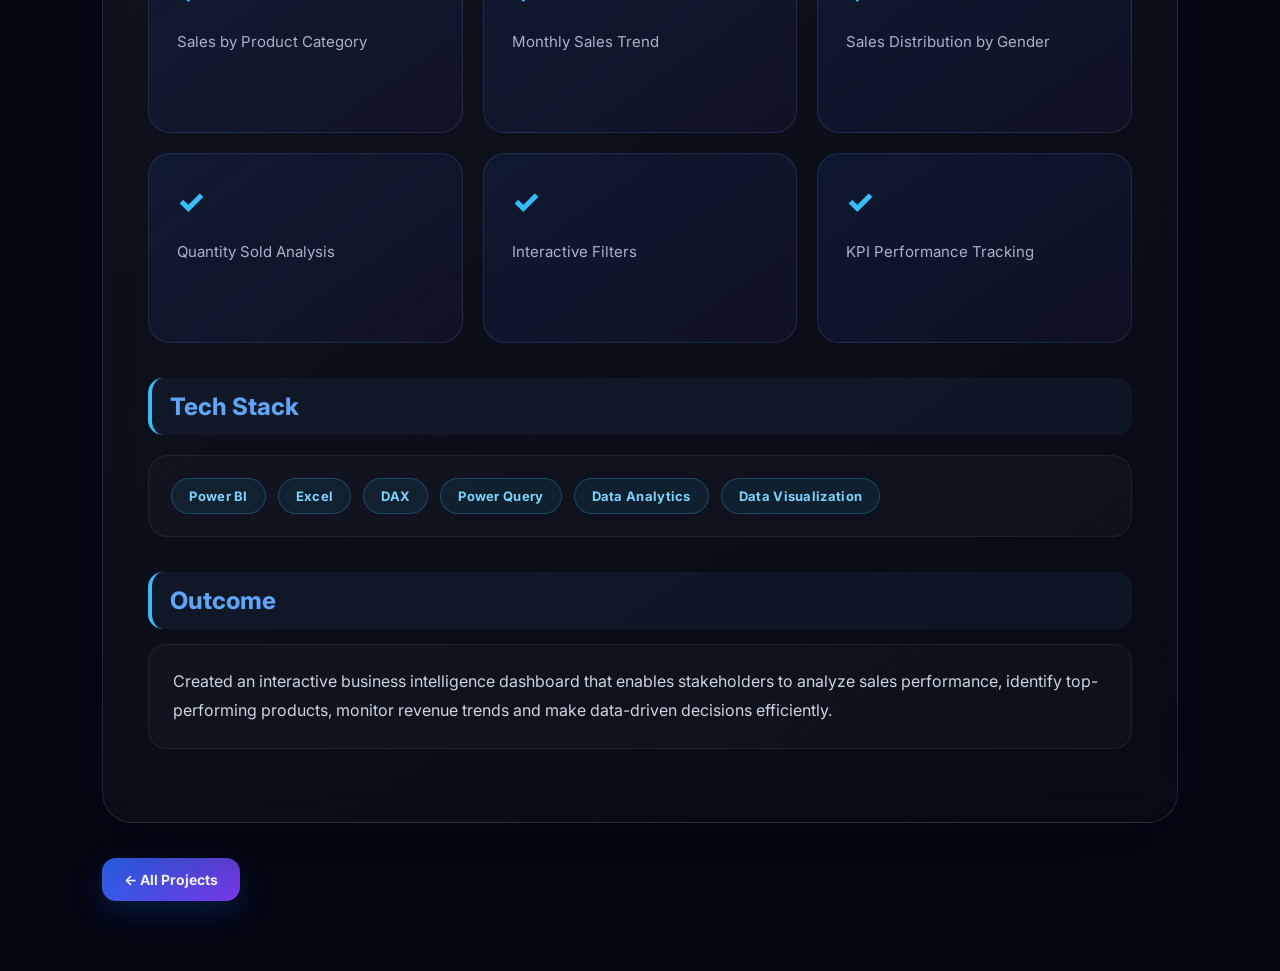
<file: retail-sales-analysis.html>
<!DOCTYPE html>
<html lang="en">

<head>
    <meta charset="UTF-8">
    <meta name="viewport" content="width=device-width, initial-scale=1.0">

    <title>Retail Sales Analysis Dashboard</title>

    <link rel="stylesheet" href="style.css">
</head>

<body>

<section class="case-study">

    <!-- Project Tag -->
    <div class="project-tag">
        Power BI / Data Analytics
    </div>

    <!-- Project Title -->
<h1>Retail Sales Analysis Dashboard</h1>

    <p class="subtitle">
        Interactive Power BI dashboard for retail sales insights,
        customer trends, product analysis and business performance.
    </p>


    <div class="case-study-box">

        <!-- KPI SECTION -->
        <h2>Key Performance Indicators</h2>

        <div class="steps">

            <div class="step">
                <h3>166K</h3>
                <p>Total Sales</p>
            </div>

            <div class="step">
                <h3>345</h3>
                <p>Total Orders</p>
            </div>

            <div class="step">
                <h3>841</h3>
                <p>Total Quantity</p>
            </div>

        </div>


        <!-- OVERVIEW -->
        <h2>Overview</h2>

        <p>
            Developed an interactive Power BI dashboard to transform
            retail sales data into meaningful business insights.
            The dashboard helps monitor sales performance, customer
            trends, product categories and business performance
            through dynamic visualizations.
        </p>


        <!-- PROBLEM -->
        <h2>The Problem</h2>

        <p>
            Retail businesses often struggle to identify sales trends,
            high-performing products and customer purchasing behavior
            from large datasets. This makes business analysis and
            decision-making more difficult.
        </p>


        <!-- APPROACH -->
        <h2>Approach</h2>

        <div class="steps">

            <div class="step">
                <h3>01</h3>
                <p>
                    Cleaned and transformed retail sales data
                    using Power Query and prepared it for analysis.
                </p>
            </div>

            <div class="step">
                <h3>02</h3>
                <p>
                    Built an interactive Power BI dashboard using
                    KPIs, charts, slicers and filters.
                </p>
            </div>

            <div class="step">
                <h3>03</h3>
                <p>
                    Generated actionable insights to understand
                    sales performance and support decision-making.
                </p>
            </div>

        </div>


        <!-- DASHBOARD FEATURES -->
        <h2>Dashboard Features</h2>

        <div class="steps">

            <div class="step">
                <h3>✓</h3>
                <p>Sales by Product Category</p>
            </div>

            <div class="step">
                <h3>✓</h3>
                <p>Monthly Sales Trend</p>
            </div>

            <div class="step">
                <h3>✓</h3>
                <p>Sales Distribution by Gender</p>
            </div>

            <div class="step">
                <h3>✓</h3>
                <p>Quantity Sold Analysis</p>
            </div>

            <div class="step">
                <h3>✓</h3>
                <p>Interactive Filters</p>
            </div>

            <div class="step">
                <h3>✓</h3>
                <p>KPI Performance Tracking</p>
            </div>

        </div>


        <!-- TECH STACK -->
        <h2>Tech Stack</h2>

        <div class="tech-stack">

            <span>Power BI</span>
            <span>Excel</span>
            <span>DAX</span>
            <span>Power Query</span>
            <span>Data Analytics</span>
            <span>Data Visualization</span>

        </div>


        <!-- OUTCOME -->
        <h2>Outcome</h2>

        <p>
            Created an interactive business intelligence dashboard
            that enables stakeholders to analyze sales performance,
            identify top-performing products, monitor revenue trends
            and make data-driven decisions efficiently.
        </p>

    </div>


    <!-- BACK BUTTON -->
    <a href="index.html#projects" class="back-btn">
        ← All Projects
    </a>

</section>

</body>
</html>
</file>
<file: style.css>
/* =========================================================
   TRIFFANA PORTFOLIO
   PREMIUM AI DEVELOPER UI
========================================================= */

@import url('https://fonts.googleapis.com/css2?family=Inter:wght@300;400;500;600;700;800&display=swap');

/* =========================================================
   GLOBAL RESET
========================================================= */

* {
    margin: 0;
    padding: 0;
    box-sizing: border-box;
    font-family: 'Inter', sans-serif;
}

html {
    scroll-behavior: smooth;
    scroll-padding-top: 90px;
}

body {
    min-height: 100vh;
    background:
        radial-gradient(
            circle at 15% 20%,
            rgba(37,99,235,0.13),
            transparent 30%
        ),
        radial-gradient(
            circle at 85% 10%,
            rgba(147,51,234,0.13),
            transparent 30%
        ),
        #030712;

    color: #f8fafc;
    overflow-x: hidden;
}

/* =========================================================
   BACKGROUND GLOW
========================================================= */

body::before {
    content: "";
    position: fixed;

    width: 500px;
    height: 500px;

    top: -180px;
    right: -150px;

    background: #2563eb;
    filter: blur(180px);

    opacity: 0.14;

    pointer-events: none;
    z-index: -1;
}

body::after {
    content: "";

    position: fixed;

    width: 450px;
    height: 450px;

    bottom: -180px;
    left: -150px;

    background: #9333ea;
    filter: blur(180px);

    opacity: 0.10;

    pointer-events: none;
    z-index: -1;
}

/* =========================================================
   NAVBAR
========================================================= */

nav {
    width: 100%;
    height: 78px;

    position: fixed;
    top: 0;
    left: 0;

    z-index: 9000;

    display: flex;
    align-items: center;
    justify-content: space-between;

    padding: 0 7%;

    background: rgba(3,7,18,0.72);

    backdrop-filter: blur(20px);
    -webkit-backdrop-filter: blur(20px);

    border-bottom: 1px solid rgba(255,255,255,0.07);
}

/* LOGO */

.logo {
    font-size: 28px;
    font-weight: 800;

    letter-spacing: -1px;

    background:
        linear-gradient(
            135deg,
            #60a5fa,
            #38bdf8,
            #a855f7
        );

    -webkit-background-clip: text;
    -webkit-text-fill-color: transparent;
}

/* NAV LINKS */

nav ul {
    display: flex;
    align-items: center;

    gap: 30px;

    list-style: none;
}

nav ul li a {
    position: relative;

    color: #94a3b8;

    text-decoration: none;

    font-size: 14px;
    font-weight: 500;

    transition: 0.3s ease;
}

nav ul li a:hover {
    color: white;
}

/* NAV UNDERLINE */

nav ul li a::after {
    content: "";

    position: absolute;

    left: 0;
    bottom: -8px;

    width: 0;
    height: 2px;

    border-radius: 10px;

    background:
        linear-gradient(
            90deg,
            #38bdf8,
            #8b5cf6
        );

    transition: 0.3s ease;
}

nav ul li a:hover::after {
    width: 100%;
}

/* MOBILE MENU BUTTON */

.menu-toggle {
    display: none;

    font-size: 28px;

    cursor: pointer;

    color: white;

    user-select: none;
}

/* =========================================================
   PART 2 — HERO + ABOUT + SKILLS
========================================================= */


/* =========================
   HERO SECTION
========================= */

.hero{
    min-height:100vh;
    display:flex;
    align-items:center;
    justify-content:space-between;
    gap:70px;
    padding:150px 8% 90px;
    position:relative;
    overflow:hidden;
}

/* Decorative glow */

.hero::before{
    content:"";
    position:absolute;
    width:500px;
    height:500px;
    background:#2563eb;
    filter:blur(180px);
    opacity:0.15;
    top:100px;
    left:30%;
    z-index:-1;
}

.hero-text{
    flex:1;
    max-width:720px;
    animation:heroTextReveal 1s ease forwards;
}

@keyframes heroTextReveal{
    from{
        opacity:0;
        transform:translateX(-40px);
    }
    to{
        opacity:1;
        transform:translateX(0);
    }
}


/* HERO TITLE */

.hero-text h1{
    font-size:clamp(52px,6vw,82px);
    line-height:1.05;
    font-weight:800;
    letter-spacing:-3px;
    margin-bottom:28px;
}

.hero-text h1 span{
    display:inline-block;
    background:linear-gradient(
        90deg,
        #38bdf8,
        #60a5fa,
        #8b5cf6
    );
    -webkit-background-clip:text;
    -webkit-text-fill-color:transparent;
    background-clip:text;
}


/* TYPING / ROLE TEXT */

.typing-text{
    color:#38bdf8;
    font-size:clamp(20px,2vw,28px);
    font-weight:700;
    margin-bottom:28px;
    letter-spacing:-0.5px;
    position:relative;
}


/* HERO DESCRIPTION */

.hero-text p{
    max-width:680px;
    color:#94a3b8;
    font-size:19px;
    line-height:1.9;
    margin-bottom:10px;
}


/* =========================
   HERO BUTTONS
========================= */

.hero-buttons{
    display:flex;
    gap:18px;
    flex-wrap:wrap;
    margin-top:35px;
}

.hero-buttons a{
    text-decoration:none;
}

.hero-buttons button{
    padding:15px 30px;
    border:none;
    border-radius:14px;
    color:white;
    font-size:16px;
    font-weight:700;
    cursor:pointer;
    background:linear-gradient(
        135deg,
        #2563eb,
        #7c3aed
    );
    box-shadow:0 10px 30px rgba(37,99,235,0.25);
    transition:all 0.35s ease;
}

.hero-buttons button:hover{
    transform:translateY(-5px);
    box-shadow:
        0 15px 35px rgba(59,130,246,0.35);
}


/* OUTLINE BUTTON */

.hero-buttons .outline-btn{
    background:rgba(255,255,255,0.03);
    border:1px solid rgba(96,165,250,0.5);
    color:#cbd5e1;
    box-shadow:none;
}

.hero-buttons .outline-btn:hover{
    background:rgba(96,165,250,0.1);
    border-color:#60a5fa;
    color:white;
}


/* =========================
   HERO IMAGE
========================= */

.hero-image{
    flex:0 0 430px;
    display:flex;
    justify-content:center;
    align-items:center;
    position:relative;
}


/* IMAGE GLOW */

.hero-image::before{
    content:"";
    position:absolute;
    width:430px;
    height:430px;
    border-radius:50%;
    background:linear-gradient(
        135deg,
        #2563eb,
        #9333ea
    );
    filter:blur(70px);
    opacity:0.28;
    z-index:-1;
}


/* PROFILE */

.profile{
    width:430px;
    height:430px;
    object-fit:cover;
    border-radius:50%;

    border:4px solid #60a5fa;

    box-shadow:
        0 0 0 10px rgba(96,165,250,0.05),
        0 0 50px rgba(59,130,246,0.45);

    animation:profileFloat 5s ease-in-out infinite;

    transition:
        transform 0.4s ease,
        box-shadow 0.4s ease;
}

.profile:hover{
    transform:scale(1.04);
    box-shadow:
        0 0 0 12px rgba(96,165,250,0.08),
        0 0 70px rgba(59,130,246,0.65);
}

@keyframes profileFloat{
    0%,100%{
        transform:translateY(0);
    }

    50%{
        transform:translateY(-14px);
    }
}


/* =========================
   SECTION COMMON STYLE
========================= */

section{
    padding:110px 8%;
    position:relative;
}

section h1{
    text-align:center;
    font-size:clamp(34px,4vw,48px);
    font-weight:800;
    letter-spacing:-1px;
    margin-bottom:18px;

    background:linear-gradient(
        90deg,
        #ffffff,
        #cbd5e1
    );

    -webkit-background-clip:text;
    -webkit-text-fill-color:transparent;
    background-clip:text;
}


/* SECTION SUBTITLE */

.section-subtitle{
    text-align:center;
    color:#64748b;
    font-size:17px;
    margin-bottom:55px;
    letter-spacing:0.5px;
}


/* =========================
   ABOUT SECTION
========================= */

.about{
    max-width:1100px;
    margin:0 auto;
    text-align:center;

    padding:65px 70px;

    background:
        linear-gradient(
            145deg,
            rgba(255,255,255,0.06),
            rgba(255,255,255,0.02)
        );

    border:1px solid rgba(255,255,255,0.09);

    border-radius:30px;

    backdrop-filter:blur(20px);

    box-shadow:
        0 20px 70px rgba(0,0,0,0.2);

    transition:all 0.4s ease;
}

.about:hover{
    transform:translateY(-5px);

    border-color:
        rgba(96,165,250,0.35);

    box-shadow:
        0 25px 80px rgba(37,99,235,0.12);
}

.about p:last-child{
    color:#a8b4c7;
    font-size:18px;
    line-height:2;
    max-width:850px;
    margin:0 auto;
}


/* =========================
   SKILLS
========================= */

.skill-box{
    max-width:1100px;
    margin:0 auto;

    display:grid;
    grid-template-columns:
        repeat(auto-fit,minmax(210px,1fr));

    gap:22px;
}


/* SKILL CARD */

.card{
    position:relative;

    padding:30px 25px;

    border-radius:22px;

    text-align:center;

    color:#cbd5e1;

    font-size:17px;
    font-weight:700;

    background:
        linear-gradient(
            145deg,
            rgba(255,255,255,0.055),
            rgba(255,255,255,0.015)
        );

    border:1px solid rgba(255,255,255,0.08);

    backdrop-filter:blur(15px);

    overflow:hidden;

    transition:
        transform 0.35s ease,
        border-color 0.35s ease,
        box-shadow 0.35s ease;
}


/* CARD LIGHT EFFECT */

.card::before{
    content:"";
    position:absolute;

    width:100px;
    height:100px;

    top:-50px;
    right:-50px;

    background:#3b82f6;

    border-radius:50%;

    filter:blur(40px);

    opacity:0;

    transition:0.4s;
}


/* CARD HOVER */

.card:hover{
    transform:translateY(-9px);

    color:white;

    border-color:
        rgba(96,165,250,0.5);

    box-shadow:
        0 15px 40px rgba(37,99,235,0.18);
}

.card:hover::before{
    opacity:0.5;
}


/* =========================
   MOBILE HERO
========================= */

@media(max-width:900px){

    .hero{
        flex-direction:column-reverse;
        text-align:center;
        padding:140px 25px 70px;
        gap:45px;
    }

    .hero-text{
        max-width:100%;
    }

    .hero-text h1{
        font-size:52px;
        letter-spacing:-2px;
    }

    .typing-text{
        font-size:20px;
    }

    .hero-text p{
        font-size:16px;
        line-height:1.8;
    }

    .hero-buttons{
        justify-content:center;
    }

    .hero-image{
        flex:unset;
    }

    .profile{
        width:300px;
        height:300px;
    }

    .hero-image::before{
        width:300px;
        height:300px;
    }

    .about{
        padding:45px 25px;
    }

    .about p:last-child{
        font-size:16px;
    }

    .skill-box{
        grid-template-columns:
            repeat(2,1fr);
        gap:15px;
    }

    .card{
        padding:25px 15px;
        font-size:15px;
    }
}


/* =========================
   SMALL MOBILE
========================= */

@media(max-width:500px){

    .hero{
        padding-top:125px;
    }

    .hero-text h1{
        font-size:42px;
    }

    .typing-text{
        font-size:17px;
    }

    .hero-buttons{
        flex-direction:column;
        align-items:center;
    }

    .hero-buttons button{
        width:230px;
    }

    .profile{
        width:240px;
        height:240px;
    }

    .hero-image::before{
        width:240px;
        height:240px;
    }

    section{
        padding:80px 20px;
    }

    .skill-box{
        grid-template-columns:1fr;
    }
}

/* =========================================================
   PART 3 — PROJECTS + INTERNSHIPS + CERTIFICATIONS
========================================================= */


/* =========================
   PROJECTS SECTION
========================= */

.project-container{
    max-width:1200px;
    margin:0 auto;

    display:grid;

    grid-template-columns:
        repeat(auto-fit,minmax(330px,1fr));

    gap:28px;
}


/* =========================
   PROJECT CARD
========================= */

.project-card{
    position:relative;

    padding:34px;

    min-height:300px;

    border-radius:26px;

    background:
        linear-gradient(
            145deg,
            rgba(255,255,255,0.065),
            rgba(255,255,255,0.018)
        );

    border:1px solid rgba(255,255,255,0.09);

    backdrop-filter:blur(18px);

    overflow:hidden;

    transition:
        transform 0.45s ease,
        border-color 0.45s ease,
        box-shadow 0.45s ease;
}


/* TOP GLOW */

.project-card::before{
    content:"";

    position:absolute;

    width:180px;
    height:180px;

    top:-100px;
    right:-80px;

    border-radius:50%;

    background:#3b82f6;

    filter:blur(70px);

    opacity:0.08;

    transition:0.5s;
}


/* BOTTOM LINE */

.project-card::after{
    content:"";

    position:absolute;

    left:0;
    bottom:0;

    width:0%;
    height:3px;

    background:
        linear-gradient(
            90deg,
            #38bdf8,
            #8b5cf6
        );

    transition:0.5s;
}


/* HOVER */

.project-card:hover{
    transform:translateY(-12px);

    border-color:
        rgba(96,165,250,0.45);

    box-shadow:
        0 25px 60px rgba(15,23,42,0.55),
        0 0 35px rgba(59,130,246,0.12);
}

.project-card:hover::before{
    opacity:0.3;
}

.project-card:hover::after{
    width:100%;
}


/* =========================
   PROJECT TITLE
========================= */

.project-card h2{
    margin-bottom:18px;

    font-size:24px;
    line-height:1.35;
}

.project-card h2 a{
    text-decoration:none;

    color:#60a5fa;

    transition:
        color 0.3s ease;
}

.project-card h2 a:hover{
    color:#38bdf8;
}


/* PROJECT DESCRIPTION */

.project-card p{
    color:#9aa9bd;

    font-size:16px;

    line-height:1.8;

    margin-bottom:22px;
}


/* =========================
   TECH STACK
========================= */

.tech-stack{
    display:flex;

    flex-wrap:wrap;

    gap:9px;

    margin-top:auto;
}

.tech-stack span{
    display:inline-flex;

    align-items:center;

    padding:7px 13px;

    border-radius:30px;

    background:
        rgba(96,165,250,0.08);

    border:
        1px solid rgba(96,165,250,0.22);

    color:#7dd3fc;

    font-size:12px;

    font-weight:700;

    letter-spacing:0.3px;

    transition:0.3s;
}

.tech-stack span:hover{
    background:
        rgba(96,165,250,0.16);

    border-color:#60a5fa;

    transform:translateY(-2px);
}


/* =========================
   INTERNSHIPS
========================= */

.experience-container{
    max-width:1100px;

    margin:0 auto;

    display:flex;

    flex-direction:column;

    gap:25px;
}


/* INTERNSHIP CARD */

.experience-card{
    position:relative;

    padding:35px 40px;

    border-radius:26px;

    background:
        linear-gradient(
            145deg,
            rgba(255,255,255,0.06),
            rgba(255,255,255,0.018)
        );

    border:1px solid rgba(255,255,255,0.09);

    backdrop-filter:blur(18px);

    overflow:hidden;

    transition:
        transform 0.4s ease,
        border-color 0.4s ease,
        box-shadow 0.4s ease;
}


/* LEFT ACCENT */

.experience-card::before{
    content:"";

    position:absolute;

    left:0;
    top:0;

    width:4px;
    height:100%;

    background:
        linear-gradient(
            180deg,
            #38bdf8,
            #8b5cf6
        );

    opacity:0.8;
}


/* HOVER */

.experience-card:hover{
    transform:translateX(8px);

    border-color:
        rgba(96,165,250,0.4);

    box-shadow:
        0 20px 55px rgba(15,23,42,0.5);
}


/* EXPERIENCE HEADER */

.exp-header{
    display:flex;

    justify-content:space-between;

    align-items:center;

    gap:20px;

    margin-bottom:12px;

    flex-wrap:wrap;
}


/* COMPANY */

.exp-header h2{
    color:#60a5fa;

    font-size:25px;

    font-weight:750;
}


/* DATE */

.exp-header span{
    padding:7px 14px;

    border-radius:30px;

    background:
        rgba(56,189,248,0.08);

    border:
        1px solid rgba(56,189,248,0.2);

    color:#7dd3fc;

    font-size:13px;

    font-weight:600;
}


/* ROLE */

.experience-card h3{
    color:#f1f5f9;

    font-size:18px;

    margin-bottom:20px;
}


/* EXPERIENCE LIST */

.experience-card ul{
    padding-left:20px;
}

.experience-card ul li{
    color:#9aa9bd;

    line-height:1.8;

    margin-bottom:10px;

    font-size:15px;
}


/* =========================
   CERTIFICATIONS
========================= */

.cert-container{
    max-width:1200px;

    margin:0 auto;

    display:grid;

    grid-template-columns:
        repeat(auto-fit,minmax(280px,1fr));

    gap:25px;
}


/* CERT CARD */

.cert-card{
    cursor:pointer;
    position:relative;
}

.view-certificate{
    display:inline-block;
    margin-top:20px;
    padding:8px 16px;
    border-radius:20px;
    background:rgba(56,189,248,0.12);
    border:1px solid rgba(56,189,248,0.3);
    color:#38bdf8;
    font-size:13px;
    font-weight:600;
    transition:0.3s;
}

.cert-card:hover .view-certificate{
    background:rgba(56,189,248,0.2);
    transform:translateY(-2px);
}

.cert-card{
    position:relative;

    padding:30px;

    min-height:180px;

    display:flex;

    flex-direction:column;

    justify-content:center;

    text-align:center;

    border-radius:24px;

    background:
        linear-gradient(
            145deg,
            rgba(255,255,255,0.06),
            rgba(255,255,255,0.018)
        );

    border:1px solid rgba(255,255,255,0.09);

    backdrop-filter:blur(18px);

    overflow:hidden;

    transition:
        transform 0.4s ease,
        border-color 0.4s ease,
        box-shadow 0.4s ease;
}


/* CERTIFICATE GLOW */

.cert-card::before{
    content:"";

    position:absolute;

    width:130px;
    height:130px;

    top:-70px;
    right:-50px;

    border-radius:50%;

    background:#8b5cf6;

    filter:blur(60px);

    opacity:0.08;

    transition:0.4s;
}


/* CERT HOVER */

.cert-card:hover{
    transform:translateY(-10px);

    border-color:
        rgba(139,92,246,0.45);

    box-shadow:
        0 20px 50px rgba(124,58,237,0.15);
}

.cert-card:hover::before{
    opacity:0.25;
}


/* CERT TITLE */

.cert-card h2{
    color:#60a5fa;

    font-size:20px;

    line-height:1.45;

    margin-bottom:13px;
}


/* CERT DETAILS */

.cert-card p{
    color:#94a3b8;

    font-size:14px;

    line-height:1.7;
}


/* =========================
   INTERNSHIP + CERT MOBILE
========================= */

@media(max-width:768px){

    .project-container{
        grid-template-columns:1fr;

        gap:20px;
    }

    .project-card{
        padding:27px;

        min-height:auto;
    }

    .project-card h2{
        font-size:21px;
    }

    .project-card p{
        font-size:15px;
    }


    .experience-container{
        gap:20px;
    }

    .experience-card{
        padding:28px 25px;
    }

    .experience-card:hover{
        transform:translateY(-6px);
    }

    .exp-header{
        align-items:flex-start;

        flex-direction:column;

        gap:10px;
    }

    .exp-header h2{
        font-size:21px;
    }


    .cert-container{
        grid-template-columns:1fr;

        gap:18px;
    }

    .cert-card{
        min-height:160px;

        padding:25px 20px;
    }

    .cert-card h2{
        font-size:18px;
    }
}


/* =========================
   EXTRA SMALL MOBILE
========================= */

@media(max-width:480px){

    .project-card{
        padding:23px;
    }

    .experience-card{
        padding:25px 20px;
    }

    .experience-card ul{
        padding-left:18px;
    }

    .experience-card ul li{
        font-size:14px;
    }

    .tech-stack span{
        font-size:11px;

        padding:6px 10px;
    }

    .cert-card{
        padding:24px 18px;
    }
}

/* =========================================================
   PART 4 — EDUCATION + ACHIEVEMENTS + CONTACT + FOOTER
========================================================= */


/* =========================
   EDUCATION
========================= */

.education-container{
    max-width:1100px;

    margin:0 auto;

    display:grid;

    grid-template-columns:
        repeat(auto-fit,minmax(350px,1fr));

    gap:28px;
}


/* EDUCATION + ACHIEVEMENT CARD */

.education-card,
.achievement-card{
    position:relative;

    padding:35px;

    border-radius:26px;

    background:
        linear-gradient(
            145deg,
            rgba(255,255,255,0.06),
            rgba(255,255,255,0.018)
        );

    border:1px solid rgba(255,255,255,0.09);

    backdrop-filter:blur(18px);

    overflow:hidden;

    transition:
        transform 0.4s ease,
        border-color 0.4s ease,
        box-shadow 0.4s ease;
}


/* CARD GLOW */

.education-card::before,
.achievement-card::before{
    content:"";

    position:absolute;

    width:150px;
    height:150px;

    top:-80px;
    right:-70px;

    border-radius:50%;

    background:#3b82f6;

    filter:blur(65px);

    opacity:0.08;

    transition:0.4s;
}


/* HOVER */

.education-card:hover,
.achievement-card:hover{
    transform:translateY(-10px);

    border-color:
        rgba(96,165,250,0.4);

    box-shadow:
        0 20px 55px rgba(15,23,42,0.5);
}

.education-card:hover::before,
.achievement-card:hover::before{
    opacity:0.25;
}


/* EDUCATION TITLE */

.education-card h2,
.achievement-card h2{
    color:#60a5fa;

    font-size:24px;

    margin-bottom:16px;
}


/* COLLEGE */

.education-card h3{
    color:#f1f5f9;

    font-size:18px;

    margin-bottom:12px;
}


/* YEAR */

.education-card > span{
    color:#94a3b8;

    font-size:14px;
}


/* CGPA */

.cgpa-box{
    display:inline-block;

    margin-top:25px;

    padding:10px 18px;

    border-radius:12px;

    background:
        rgba(56,189,248,0.08);

    border:
        1px solid rgba(56,189,248,0.22);

    color:#38bdf8;

    font-size:15px;

    font-weight:700;
}


/* =========================
   ACHIEVEMENTS
========================= */

.achievement-card ul{
    padding-left:22px;

    margin-top:10px;
}

.achievement-card li{
    color:#a8b4c7;

    font-size:15px;

    line-height:1.8;

    margin-bottom:14px;
}


/* =========================
   CONTACT SECTION
========================= */

.contact{
    max-width:1200px;

    margin:0 auto;

    padding-top:100px;
}


/* CONTACT TITLE */

.contact h1{
    text-align:center;

    font-size:clamp(40px,5vw,58px);

    font-weight:800;

    letter-spacing:-2px;

    margin-bottom:15px;
}

.contact h1 span{
    background:
        linear-gradient(
            90deg,
            #38bdf8,
            #8b5cf6
        );

    -webkit-background-clip:text;
    -webkit-text-fill-color:transparent;
}


/* CONTACT CONTAINER */

.contact-container{
    display:grid;

    grid-template-columns:
        0.8fr 1.2fr;

    gap:35px;

    align-items:stretch;

    max-width:1050px;

    margin:0 auto;
}


/* =========================
   CONTACT LEFT
========================= */

.contact-left{
    display:flex;

    flex-direction:column;

    gap:18px;
}


/* CONTACT CARD */

.contact-card{
    display:flex;

    align-items:center;

    gap:20px;

    padding:22px;

    min-height:100px;

    text-decoration:none;

    border-radius:22px;

    background:
        linear-gradient(
            145deg,
            rgba(255,255,255,0.06),
            rgba(255,255,255,0.018)
        );

    border:1px solid rgba(255,255,255,0.09);

    backdrop-filter:blur(18px);

    transition:
        transform 0.35s ease,
        border-color 0.35s ease,
        box-shadow 0.35s ease;
}


/* CONTACT HOVER */

.contact-card:hover{
    transform:translateX(7px);

    border-color:
        rgba(56,189,248,0.45);

    box-shadow:
        0 15px 40px rgba(14,165,233,0.12);
}


/* CONTACT ICON */

.contact-card .icon{
    width:58px;

    height:58px;

    flex-shrink:0;

    display:flex;

    align-items:center;

    justify-content:center;

    border-radius:17px;

    font-size:25px;

    background:
        rgba(56,189,248,0.08);

    border:
        1px solid rgba(56,189,248,0.18);
}


/* CONTACT TEXT */

.contact-card h2{
    color:#f8fafc;

    font-size:19px;

    margin-bottom:5px;
}

.contact-card p{
    color:#64748b;

    font-size:13px;
}


/* =========================
   CONTACT RIGHT
========================= */

.contact-right{
    padding:38px;

    border-radius:28px;

    background:
        linear-gradient(
            145deg,
            rgba(255,255,255,0.065),
            rgba(255,255,255,0.018)
        );

    border:1px solid rgba(255,255,255,0.09);

    backdrop-filter:blur(18px);

    box-shadow:
        0 20px 60px rgba(0,0,0,0.18);

    transition:0.4s;
}

.contact-right:hover{
    border-color:
        rgba(96,165,250,0.3);
}


/* CONTACT RIGHT TITLE */

.contact-right h2{
    color:#f8fafc;

    font-size:30px;

    margin-bottom:15px;
}


/* CONTACT DESCRIPTION */

.contact-right > p{
    color:#94a3b8;

    font-size:15px;

    line-height:1.8;

    margin-bottom:30px;
}


/* =========================
   INFO BOX
========================= */

.info-box{
    padding:15px 0;

    border-bottom:
        1px solid rgba(255,255,255,0.06);
}

.info-box:last-child{
    border-bottom:none;
}


.info-box h3{
    color:#38bdf8;

    font-size:14px;

    margin-bottom:6px;

    text-transform:uppercase;

    letter-spacing:1px;
}

.info-box span{
    color:#e2e8f0;

    font-size:15px;
}


/* =========================
   FOOTER
========================= */

footer{
    margin-top:70px;

    padding:25px 20px;

    text-align:center;

    border-top:
        1px solid rgba(255,255,255,0.07);

    background:
        rgba(5,8,22,0.65);

    color:#64748b;

    font-size:13px;

    letter-spacing:0.3px;
}

footer:hover{
    color:#94a3b8;
}


/* =========================
   SCROLL SPACING
========================= */

#home,
#about,
#skills,
#projects,
#experience,
#internships,
#certifications,
#education,
#contact{
    scroll-margin-top:110px;
}


/* =========================
   MOBILE CONTACT
========================= */

@media(max-width:900px){

    .education-container{
        grid-template-columns:1fr;
    }

    .contact-container{
        grid-template-columns:1fr;

        gap:22px;
    }

    .contact-left{
        width:100%;
    }

    .contact-right{
        width:100%;

        padding:30px;
    }
}


/* =========================
   MOBILE EDUCATION
========================= */

@media(max-width:768px){

    .education-card,
    .achievement-card{
        padding:28px 24px;
    }

    .education-card h2,
    .achievement-card h2{
        font-size:21px;
    }

    .achievement-card li{
        font-size:14px;

        line-height:1.7;
    }


    .contact{
        padding-top:80px;
    }

    .contact h1{
        font-size:40px;

        letter-spacing:-1px;
    }

    .contact-right{
        padding:25px;
    }

    .contact-right h2{
        font-size:25px;
    }

    .contact-card{
        padding:19px;
    }
}


/* =========================
   SMALL MOBILE
========================= */

@media(max-width:480px){

    .education-card,
    .achievement-card{
        padding:24px 20px;
    }

    .contact h1{
        font-size:34px;
    }

    .contact-card{
        gap:14px;
    }

    .contact-card .icon{
        width:50px;
        height:50px;
        font-size:21px;
    }

    .contact-card h2{
        font-size:17px;
    }

    .contact-right{
        padding:22px;
    }

    .contact-right h2{
        font-size:22px;
    }

    footer{
        margin-top:50px;

        font-size:12px;

        padding:22px 15px;
    }
}


/* =========================================================
   FINAL POLISH
========================================================= */


/* Smooth selection */

::selection{
    background:#3b82f6;
    color:white;
}


/* Custom scrollbar */

::-webkit-scrollbar{
    width:8px;
}

::-webkit-scrollbar-track{
    background:#050816;
}

::-webkit-scrollbar-thumb{
    background:
        linear-gradient(
            180deg,
            #2563eb,
            #7c3aed
        );

    border-radius:20px;
}

::-webkit-scrollbar-thumb:hover{
    background:#60a5fa;
}


/* Prevent horizontal overflow */

html,
body{
    max-width:100%;
    overflow-x:hidden;
}


/* Images */

img{
    max-width:100%;
}


/* Links */

a{
    -webkit-tap-highlight-color:transparent;
}


/* Better mobile touch */

button,
a{
    touch-action:manipulation;
}

/* =========================================================
   PART 5 — PREMIUM AI CHATBOT
========================================================= */


/* =========================
   CHATBOT CONTAINER
========================= */

.ai-chatbot{
    position:fixed;

    right:25px;
    bottom:25px;

    z-index:9999;

    font-family:'Inter',sans-serif;
}


/* =========================
   CHAT WINDOW
========================= */

.chat-window{
    position:absolute;

    right:0;
    bottom:80px;

    width:380px;
    height:540px;

    display:flex;
    flex-direction:column;

    overflow:hidden;

    border-radius:26px;

    background:
        linear-gradient(
            145deg,
            rgba(10,18,40,0.97),
            rgba(5,8,22,0.98)
        );

    border:
        1px solid rgba(96,165,250,0.22);

    backdrop-filter:blur(25px);

    box-shadow:
        0 25px 80px rgba(0,0,0,0.55),
        0 0 50px rgba(59,130,246,0.10);

    opacity:0;

    visibility:hidden;

    transform:
        translateY(20px)
        scale(0.96);

    transform-origin:
        bottom right;

    transition:
        opacity 0.3s ease,
        transform 0.3s ease,
        visibility 0.3s;
}


/* OPEN */

.chat-window.active{
    opacity:1;

    visibility:visible;

    transform:
        translateY(0)
        scale(1);
}


/* =========================
   CHAT HEADER
========================= */

.chat-header{
    display:flex;

    justify-content:space-between;

    align-items:center;

    padding:18px 20px;

    background:
        linear-gradient(
            135deg,
            rgba(37,99,235,0.18),
            rgba(124,58,237,0.14)
        );

    border-bottom:
        1px solid rgba(255,255,255,0.08);
}


/* BOT PROFILE */

.bot-profile{
    display:flex;

    align-items:center;

    gap:12px;
}


/* BOT AVATAR */

.bot-avatar{
    width:43px;
    height:43px;

    display:flex;

    align-items:center;
    justify-content:center;

    border-radius:14px;

    background:
        linear-gradient(
            135deg,
            #3b82f6,
            #8b5cf6
        );

    color:white;

    font-size:22px;

    box-shadow:
        0 0 20px rgba(59,130,246,0.35);
}


/* BOT NAME */

.bot-profile h3{
    color:#f8fafc;

    font-size:16px;

    margin-bottom:3px;
}


/* ONLINE STATUS */

.bot-profile span{
    color:#4ade80;

    font-size:11px;

    font-weight:500;
}


/* CLOSE BUTTON */

.chat-close{
    width:32px;
    height:32px;

    border:none;

    border-radius:10px;

    background:
        rgba(255,255,255,0.06);

    color:#94a3b8;

    font-size:23px;

    cursor:pointer;

    transition:0.3s;
}

.chat-close:hover{
    background:
        rgba(239,68,68,0.15);

    color:#f87171;

    transform:rotate(90deg);
}


/* =========================
   CHAT BODY
========================= */

.chat-body{
    flex:1;

    overflow-y:auto;

    padding:20px;

    scroll-behavior:smooth;
}


/* CUSTOM CHAT SCROLLBAR */

.chat-body::-webkit-scrollbar{
    width:4px;
}

.chat-body::-webkit-scrollbar-track{
    background:transparent;
}

.chat-body::-webkit-scrollbar-thumb{
    background:#334155;

    border-radius:10px;
}


/* =========================
   BOT MESSAGE
========================= */

.bot-message{
    display:flex;

    align-items:flex-start;

    gap:10px;

    margin-bottom:18px;
}


/* MESSAGE AVATAR */

.message-avatar{
    width:30px;
    height:30px;

    flex-shrink:0;

    display:flex;

    align-items:center;
    justify-content:center;

    border-radius:10px;

    background:
        linear-gradient(
            135deg,
            #2563eb,
            #7c3aed
        );

    color:white;

    font-size:14px;
}


/* MESSAGE CONTENT */

.message-content{
    max-width:82%;

    padding:13px 15px;

    border-radius:
        5px 17px 17px 17px;

    background:
        rgba(255,255,255,0.055);

    border:
        1px solid rgba(255,255,255,0.07);
}


/* MESSAGE TEXT */

.message-content p{
    color:#cbd5e1;

    font-size:13px;

    line-height:1.65;

    margin:0 0 7px;
}

.message-content p:last-child{
    margin-bottom:0;
}

.message-content b{
    color:#60a5fa;
}


/* =========================
   USER MESSAGE
========================= */

.user-message{
    display:flex;

    justify-content:flex-end;

    margin-bottom:18px;
}


.user-message .message-content{
    max-width:82%;

    border-radius:
        17px 5px 17px 17px;

    background:
        linear-gradient(
            135deg,
            rgba(37,99,235,0.8),
            rgba(124,58,237,0.8)
        );

    border:none;
}

.user-message .message-content p{
    color:white;
}


/* =========================
   QUICK QUESTIONS
========================= */

.quick-questions{
    display:flex;

    flex-wrap:wrap;

    gap:8px;

    margin-top:5px;
}


.quick-questions button{
    padding:8px 12px;

    border-radius:20px;

    border:
        1px solid rgba(96,165,250,0.22);

    background:
        rgba(96,165,250,0.07);

    color:#93c5fd;

    font-size:11px;

    cursor:pointer;

    transition:0.3s;
}


.quick-questions button:hover{
    background:
        rgba(96,165,250,0.16);

    border-color:
        rgba(96,165,250,0.45);

    transform:translateY(-2px);
}


/* =========================
   TYPING INDICATOR
========================= */

.typing-indicator{
    display:flex;

    align-items:center;

    gap:5px;

    padding:13px 16px;

    width:max-content;

    border-radius:
        5px 17px 17px 17px;

    background:
        rgba(255,255,255,0.055);
}


.typing-indicator span{
    width:6px;
    height:6px;

    border-radius:50%;

    background:#60a5fa;

    animation:
        typingDot 1.2s infinite ease-in-out;
}


.typing-indicator span:nth-child(2){
    animation-delay:0.15s;
}

.typing-indicator span:nth-child(3){
    animation-delay:0.3s;
}


@keyframes typingDot{

    0%,
    60%,
    100%{
        transform:translateY(0);

        opacity:0.4;
    }

    30%{
        transform:translateY(-4px);

        opacity:1;
    }

}


/* =========================
   CHAT INPUT
========================= */

.chat-input-area{
    display:flex;

    align-items:center;

    gap:10px;

    padding:14px;

    border-top:
        1px solid rgba(255,255,255,0.07);

    background:
        rgba(5,8,22,0.65);
}


.chat-input-area input{
    flex:1;

    min-width:0;

    padding:13px 15px;

    border-radius:14px;

    border:
        1px solid rgba(255,255,255,0.08);

    outline:none;

    background:
        rgba(255,255,255,0.05);

    color:white;

    font-size:13px;

    transition:0.3s;
}


.chat-input-area input::placeholder{
    color:#64748b;
}


.chat-input-area input:focus{
    border-color:
        rgba(96,165,250,0.5);

    box-shadow:
        0 0 15px rgba(59,130,246,0.08);
}


/* SEND BUTTON */

#send-message{
    width:44px;
    height:44px;

    flex-shrink:0;

    border:none;

    border-radius:14px;

    background:
        linear-gradient(
            135deg,
            #3b82f6,
            #7c3aed
        );

    color:white;

    font-size:17px;

    cursor:pointer;

    transition:0.3s;
}


#send-message:hover{
    transform:
        translateY(-2px)
        scale(1.04);

    box-shadow:
        0 8px 25px rgba(59,130,246,0.3);
}


/* =========================
   FLOATING CHAT BUTTON
========================= */

.chat-toggle{
    position:relative;

    width:62px;
    height:62px;

    border:none;

    border-radius:20px;

    display:flex;

    align-items:center;
    justify-content:center;

    cursor:pointer;

    background:
        linear-gradient(
            135deg,
            #2563eb,
            #7c3aed
        );

    color:white;

    box-shadow:
        0 12px 35px rgba(37,99,235,0.35);

    transition:
        transform 0.3s ease,
        box-shadow 0.3s ease;
}


.chat-toggle:hover{
    transform:
        translateY(-4px)
        scale(1.05);

    box-shadow:
        0 18px 45px rgba(37,99,235,0.45);
}


/* CHAT ICON */

.chat-icon{
    font-size:27px;

    position:relative;

    z-index:2;

    transition:0.3s;
}


.chat-toggle.active .chat-icon{
    transform:rotate(45deg);
}


/* =========================
   PULSE EFFECT
========================= */

.chat-pulse{
    position:absolute;

    inset:-5px;

    border-radius:24px;

    border:
        1px solid rgba(96,165,250,0.4);

    animation:
        chatPulse 2s infinite;

    pointer-events:none;
}


@keyframes chatPulse{

    0%{
        transform:scale(1);

        opacity:0.7;
    }

    70%{
        transform:scale(1.18);

        opacity:0;
    }

    100%{
        transform:scale(1.18);

        opacity:0;
    }

}


/* =========================
   MOBILE CHATBOT
========================= */

@media(max-width:600px){

    .ai-chatbot{
        right:16px;

        bottom:16px;
    }


    .chat-window{
        position:fixed;

        left:12px;
        right:12px;

        bottom:88px;

        width:auto;

        height:
            min(570px, calc(100vh - 110px));

        border-radius:22px;
    }


    .chat-toggle{
        width:58px;
        height:58px;

        border-radius:18px;
    }


    .chat-header{
        padding:15px 16px;
    }


    .chat-body{
        padding:16px;
    }


    .message-content{
        max-width:88%;
    }


    .chat-input-area{
        padding:11px;
    }


    .chat-input-area input{
        font-size:12px;

        padding:12px;
    }


    #send-message{
        width:42px;
        height:42px;
    }

}


/* =========================
   VERY SMALL MOBILE
========================= */

@media(max-width:380px){

    .chat-window{
        left:8px;
        right:8px;

        bottom:82px;

        height:
            calc(100vh - 100px);
    }


    .quick-questions button{
        font-size:10px;

        padding:7px 9px;
    }

}

/* =====================================
   PREMIUM CURSOR
===================================== */

.cursor-dot{
    width:7px;
    height:7px;
    background:#38bdf8;
    border-radius:50%;
    position:fixed;
    pointer-events:none;
    z-index:99999;
    transform:translate(-50%,-50%);
    box-shadow:0 0 15px #38bdf8;
}

.cursor-outline{
    width:35px;
    height:35px;
    border:1px solid rgba(96,165,250,0.7);
    border-radius:50%;
    position:fixed;
    pointer-events:none;
    z-index:99998;
    transform:translate(-50%,-50%);
    transition:
        width 0.2s ease,
        height 0.2s ease,
        border 0.2s ease;
}

/* Cursor hover effect */

a:hover ~ .cursor-outline,
button:hover ~ .cursor-outline{
    width:50px;
    height:50px;
}


/* =====================================
   PARTICLE BACKGROUND
===================================== */

#particles{
    position:fixed;
    inset:0;
    pointer-events:none;
    z-index:-1;
    overflow:hidden;
}

.particle{
    position:absolute;
    width:3px;
    height:3px;
    background:#60a5fa;
    border-radius:50%;
    opacity:0.5;
    animation:particleFloat linear infinite;
}

@keyframes particleFloat{

    0%{
        transform:translateY(100vh);
        opacity:0;
    }

    20%{
        opacity:0.5;
    }

    80%{
        opacity:0.5;
    }

    100%{
        transform:translateY(-10vh);
        opacity:0;
    }
}


/* =====================================
   SECTION REVEAL
===================================== */

section{
    opacity:0;
    transform:translateY(40px);
    transition:
        opacity 0.8s ease,
        transform 0.8s ease;
}

section.show{
    opacity:1;
    transform:translateY(0);
}


/* =====================================
   PREMIUM CARD MOUSE EFFECT
===================================== */

.project-card,
.cert-card,
.experience-card,
.education-card,
.achievement-card,
.card{
    transform-style:preserve-3d;
    transition:
        transform 0.25s ease,
        border-color 0.3s ease,
        box-shadow 0.3s ease;
}


/* =====================================
   MOBILE
===================================== */

@media(max-width:768px){

    .cursor-dot,
    .cursor-outline{
        display:none;
    }

    section{
        opacity:1;
        transform:none;
    }

    .particle{
        width:2px;
        height:2px;
    }
}


/* ACCESSIBILITY */

@media(prefers-reduced-motion:reduce){

    *,
    *::before,
    *::after{
        animation-duration:0.01ms !important;
        animation-iteration-count:1 !important;
        transition-duration:0.01ms !important;
    }

}

/* ================================
   PREMIUM PARTICLE BACKGROUND
================================ */

#particles{
    position:fixed;
    top:0;
    left:0;
    width:100%;
    height:100%;
    pointer-events:none;
    overflow:hidden;
    z-index:0;
}

.particle{
    position:absolute;
    width:4px;
    height:4px;
    border-radius:50%;
    background:#38bdf8;
    box-shadow:0 0 10px #38bdf8;
    animation:floatParticle 10s linear infinite;
}

@keyframes floatParticle{

    0%{
        transform:translateY(100vh);
        opacity:0;
    }

    20%{
        opacity:0.8;
    }

    80%{
        opacity:0.8;
    }

    100%{
        transform:translateY(-100px);
        opacity:0;
    }

}

/* Keep portfolio content above particles */

nav,
section,
footer{
    position:relative;
    z-index:1;
}
/* =========================================
   PREMIUM JOURNEY TIMELINE
========================================= */

.journey{
    position:relative;
    padding:100px 8%;
}

.journey h1{
    text-align:center;
    font-size:48px;
    margin-bottom:20px;
}

.timeline{
    position:relative;
    max-width:1000px;
    margin:80px auto 0;
    padding:20px 0;
}


/* CENTER LINE */

.timeline::before{
    content:"";
    position:absolute;

    left:50%;
    top:0;
    bottom:0;

    width:2px;

    background:linear-gradient(
        to bottom,
        transparent,
        #38bdf8,
        #9333ea,
        #38bdf8,
        transparent
    );

    transform:translateX(-50%);

    box-shadow:
        0 0 15px rgba(56,189,248,0.5);
}


/* TIMELINE ITEM */

.timeline-item{
    position:relative;

    width:50%;

    padding:30px 50px;

    opacity:0;
    transform:translateY(40px);

    animation:timelineReveal 0.8s ease forwards;
}


/* ALTERNATE SIDES */

.timeline-item:nth-child(odd){
    left:0;
    text-align:right;
}

.timeline-item:nth-child(even){
    left:50%;
    text-align:left;
}


/* DOT */

.timeline-dot{
    position:absolute;

    top:45px;

    width:16px;
    height:16px;

    border-radius:50%;

    background:#050816;

    border:3px solid #38bdf8;

    box-shadow:
        0 0 10px #38bdf8,
        0 0 25px rgba(56,189,248,0.6);

    z-index:5;
}


.timeline-item:nth-child(odd) .timeline-dot{
    right:-8px;
}

.timeline-item:nth-child(even) .timeline-dot{
    left:-8px;
}


/* YEAR */

.timeline-date{
    display:inline-block;

    margin-bottom:12px;

    padding:7px 16px;

    border-radius:20px;

    background:rgba(56,189,248,0.08);

    border:1px solid rgba(56,189,248,0.3);

    color:#38bdf8;

    font-size:14px;

    font-weight:700;

    letter-spacing:1px;
}


/* CARD */

.timeline-card{
    position:relative;

    padding:30px;

    border-radius:22px;

    background:rgba(255,255,255,0.04);

    border:1px solid rgba(255,255,255,0.08);

    backdrop-filter:blur(15px);

    transition:
        transform 0.4s ease,
        border-color 0.4s ease,
        box-shadow 0.4s ease;

    overflow:hidden;
}


/* CARD GLOW */

.timeline-card::before{
    content:"";

    position:absolute;

    width:120px;
    height:120px;

    background:#38bdf8;

    filter:blur(80px);

    opacity:0.08;

    top:-60px;
    right:-60px;

    pointer-events:none;
}


.timeline-card:hover{

    transform:
        translateY(-8px)
        scale(1.02);

    border-color:#38bdf8;

    box-shadow:
        0 10px 40px rgba(56,189,248,0.15),
        0 0 20px rgba(56,189,248,0.08);
}


/* NUMBER */

.timeline-number{

    display:block;

    color:#64748b;

    font-size:12px;

    font-weight:700;

    letter-spacing:2px;

    margin-bottom:10px;
}


/* TITLE */

.timeline-card h2{

    color:#60a5fa;

    font-size:24px;

    margin-bottom:14px;
}


/* DESCRIPTION */

.timeline-card p{

    color:#cbd5e1;

    font-size:15px;

    line-height:1.8;
}


/* TAGS */

.timeline-tags{

    display:flex;

    flex-wrap:wrap;

    gap:8px;

    margin-top:20px;
}


.timeline-item:nth-child(odd)
.timeline-tags{

    justify-content:flex-end;
}


.timeline-tags span{

    padding:6px 12px;

    border-radius:20px;

    background:rgba(96,165,250,0.1);

    border:1px solid rgba(96,165,250,0.25);

    color:#60a5fa;

    font-size:11px;

    font-weight:600;
}


/* CURRENT */

.timeline-item.current .timeline-card{

    border-color:rgba(56,189,248,0.35);

    box-shadow:
        0 0 30px rgba(56,189,248,0.08);
}


.timeline-item.current .timeline-dot{

    background:#38bdf8;

    box-shadow:
        0 0 10px #38bdf8,
        0 0 30px #38bdf8,
        0 0 50px rgba(56,189,248,0.5);

    animation:pulseDot 2s infinite;
}


/* ANIMATIONS */

@keyframes timelineReveal{

    to{
        opacity:1;
        transform:translateY(0);
    }

}


@keyframes pulseDot{

    0%{
        box-shadow:
            0 0 10px #38bdf8,
            0 0 20px #38bdf8;
    }

    50%{
        box-shadow:
            0 0 15px #38bdf8,
            0 0 40px #38bdf8;
    }

    100%{
        box-shadow:
            0 0 10px #38bdf8,
            0 0 20px #38bdf8;
    }

}


/* =========================================
   MOBILE TIMELINE
========================================= */

@media screen and (max-width:768px){

    .journey{
        padding:80px 20px;
    }

    .journey h1{
        font-size:36px;
    }

    .timeline{
        margin-top:50px;
        padding-left:25px;
    }


    /* LEFT LINE */

    .timeline::before{

        left:10px;

        transform:none;

    }


    .timeline-item,
    .timeline-item:nth-child(odd),
    .timeline-item:nth-child(even){

        width:100%;

        left:0;

        text-align:left;

        padding:25px 0 25px 35px;

    }


    /* DOT */

    .timeline-item:nth-child(odd) .timeline-dot,
    .timeline-item:nth-child(even) .timeline-dot{

        left:2px;

        right:auto;

        top:40px;

        width:16px;
        height:16px;

    }


    .timeline-card{

        padding:24px 20px;

    }


    .timeline-card h2{

        font-size:20px;

    }


    .timeline-card p{

        font-size:14px;

    }


    .timeline-item:nth-child(odd)
    .timeline-tags{

        justify-content:flex-start;

    }

}
/* =========================================
   FINAL PROJECT GRID FIX
========================================= */

.project-container {

    max-width: 1200px;

    margin: 40px auto;

    display: grid;

    grid-template-columns: repeat(3, 1fr);

    gap: 28px;

}


/* Keep all project cards equal */

.project-container .project-card {

    width: 100%;

    min-height: 300px;

    box-sizing: border-box;

}


/* TABLET */

@media screen and (max-width: 900px) {

    .project-container {

        grid-template-columns: repeat(2, 1fr);

    }

}


/* MOBILE */

@media screen and (max-width: 600px) {

    .project-container {

        grid-template-columns: 1fr;

        gap: 20px;

    }

}

/* PROJECT CASE STUDY PAGES */
.case-study {
    opacity: 1 !important;
    transform: none !important;
}

/* =========================================================
   PROJECT CASE STUDY - PREMIUM BOX UI
========================================================= */

.case-study {
    min-height: 100vh;
    padding: 110px 8% 70px;
    background:
        radial-gradient(
            circle at 15% 20%,
            rgba(37, 99, 235, 0.12),
            transparent 32%
        ),
        radial-gradient(
            circle at 85% 10%,
            rgba(139, 92, 246, 0.12),
            transparent 30%
        ),
        #030712;

    color: #f8fafc;

    /* IMPORTANT */
    opacity: 1 !important;
    transform: none !important;
}


/* PROJECT CATEGORY */

.case-study .project-tag {
    display: inline-block;
    margin-bottom: 18px;
    padding: 8px 16px;

    border-radius: 30px;

    background: rgba(56, 189, 248, 0.08);
    border: 1px solid rgba(56, 189, 248, 0.25);

    color: #38bdf8;
    font-size: 13px;
    font-weight: 700;
    letter-spacing: 0.5px;
}


/* MAIN TITLE */

.case-study h1 {
    max-width: 1000px;
    margin-bottom: 18px;

    font-size: clamp(42px, 5vw, 70px);
    line-height: 1.1;
    font-weight: 800;
    letter-spacing: -2px;

    background: linear-gradient(
        90deg,
        #ffffff,
        #60a5fa,
        #a855f7
    );

    -webkit-background-clip: text;
    -webkit-text-fill-color: transparent;
    background-clip: text;
}


/* SUBTITLE */

.case-study .subtitle {
    max-width: 850px;
    margin-bottom: 45px;

    color: #94a3b8;

    font-size: 18px;
    line-height: 1.8;
}


/* =========================================================
   MAIN CONTENT BOX
========================================================= */

.case-study-box {
    max-width: 1150px;
    margin: 0 auto;

    padding: 45px;

    border-radius: 30px;

    background:
        linear-gradient(
            145deg,
            rgba(255, 255, 255, 0.065),
            rgba(255, 255, 255, 0.018)
        );

    border: 1px solid rgba(255, 255, 255, 0.10);

    backdrop-filter: blur(20px);
    -webkit-backdrop-filter: blur(20px);

    box-shadow:
        0 25px 80px rgba(0, 0, 0, 0.35),
        0 0 50px rgba(37, 99, 235, 0.06);

    position: relative;
    overflow: hidden;
}


/* TOP GLOW */

.case-study-box::before {
    content: "";

    position: absolute;

    width: 250px;
    height: 250px;

    top: -140px;
    right: -100px;

    border-radius: 50%;

    background: #2563eb;

    filter: blur(90px);

    opacity: 0.12;

    pointer-events: none;
}


/* =========================================================
   EACH SECTION AS BOX
========================================================= */

.case-study-box h2 {
    margin-top: 35px;
    margin-bottom: 15px;

    padding: 14px 18px;

    border-radius: 15px;

    background: rgba(96, 165, 250, 0.06);

    border-left: 4px solid #38bdf8;

    color: #60a5fa;

    font-size: 24px;
    font-weight: 750;
}


.case-study-box h2:first-child {
    margin-top: 0;
}


/* TEXT */

.case-study-box > p {
    margin-bottom: 28px;

    padding: 22px 24px;

    border-radius: 18px;

    background: rgba(255, 255, 255, 0.025);

    border: 1px solid rgba(255, 255, 255, 0.06);

    color: #cbd5e1;

    font-size: 16px;
    line-height: 1.85;
}


/* =========================================================
   APPROACH CARDS
========================================================= */

.case-study-box .steps {
    display: grid;

    grid-template-columns: repeat(3, 1fr);

    gap: 20px;

    margin: 20px 0 35px;
}


.case-study-box .step {
    min-height: 190px;

    padding: 28px;

    border-radius: 22px;

    background:
        linear-gradient(
            145deg,
            rgba(37, 99, 235, 0.10),
            rgba(139, 92, 246, 0.05)
        );

    border: 1px solid rgba(96, 165, 250, 0.16);

    transition:
        transform 0.35s ease,
        border-color 0.35s ease,
        box-shadow 0.35s ease;
}


.case-study-box .step:hover {
    transform: translateY(-7px);

    border-color: rgba(96, 165, 250, 0.45);

    box-shadow:
        0 15px 40px rgba(37, 99, 235, 0.12);
}


/* STEP NUMBER */

.case-study-box .step h3 {
    margin-bottom: 18px;

    font-size: 32px;

    font-weight: 800;

    color: #38bdf8;
}


/* STEP DESCRIPTION */

.case-study-box .step p {
    margin: 0;

    color: #a8b4c7;

    font-size: 15px;

    line-height: 1.7;
}


/* =========================================================
   TECH STACK BOX
========================================================= */

.case-study-box .tech-stack {
    display: flex;

    flex-wrap: wrap;

    gap: 12px;

    margin: 20px 0 35px;

    padding: 22px;

    border-radius: 20px;

    background: rgba(255, 255, 255, 0.025);

    border: 1px solid rgba(255, 255, 255, 0.06);
}


.case-study-box .tech-stack span {
    display: inline-flex;

    align-items: center;

    padding: 9px 17px;

    border-radius: 30px;

    background: rgba(56, 189, 248, 0.08);

    border: 1px solid rgba(56, 189, 248, 0.25);

    color: #7dd3fc;

    font-size: 13px;

    font-weight: 700;

    transition: 0.3s ease;
}


.case-study-box .tech-stack span:hover {
    transform: translateY(-3px);

    background: rgba(56, 189, 248, 0.15);

    border-color: #38bdf8;
}


/* =========================================================
   BACK BUTTON
========================================================= */

.case-study .back-btn {
    display: inline-flex;

    align-items: center;

    gap: 8px;

    margin-top: 35px;

    padding: 13px 22px;

    border-radius: 14px;

    text-decoration: none;

    background:
        linear-gradient(
            135deg,
            #2563eb,
            #7c3aed
        );

    color: white;

    font-size: 14px;
    font-weight: 700;

    box-shadow:
        0 10px 30px rgba(37, 99, 235, 0.22);

    transition: 0.35s ease;
}


.case-study .back-btn:hover {
    transform: translateY(-4px);

    box-shadow:
        0 15px 40px rgba(37, 99, 235, 0.35);
}


/* =========================================================
   MOBILE
========================================================= */

@media screen and (max-width: 768px) {

    .case-study {
        padding: 100px 20px 50px;
    }

    .case-study h1 {
        font-size: 42px;
        letter-spacing: -1.5px;
    }

    .case-study .subtitle {
        font-size: 16px;
        margin-bottom: 30px;
    }

    .case-study-box {
        padding: 25px 20px;

        border-radius: 24px;
    }

    .case-study-box h2 {
        font-size: 21px;
        padding: 12px 15px;
    }

    .case-study-box > p {
        padding: 18px;

        font-size: 15px;
    }

    .case-study-box .steps {
        grid-template-columns: 1fr;

        gap: 15px;
    }

    .case-study-box .step {
        min-height: auto;

        padding: 22px;
    }

    .case-study-box .step h3 {
        font-size: 27px;
    }

    .case-study-box .tech-stack {
        padding: 18px;
    }
}


/* SMALL MOBILE */

@media screen and (max-width: 480px) {

    .case-study {
        padding: 90px 15px 40px;
    }

    .case-study h1 {
        font-size: 35px;
    }

    .case-study-box {
        padding: 20px 15px;
    }

    .case-study-box h2 {
        font-size: 19px;
    }

    .case-study-box > p {
        font-size: 14px;
        line-height: 1.7;
    }
}


/* =========================================
   RETAIL SALES DASHBOARD PROJECT PAGE
========================================= */

.retail-page {
    min-height: 100vh;
    padding: 100px 8% 70px;

    background:
        radial-gradient(circle at 15% 10%, rgba(59, 130, 246, 0.12), transparent 30%),
        radial-gradient(circle at 85% 20%, rgba(139, 92, 246, 0.12), transparent 30%),
        #050816;

    color: #ffffff;
}


/* =========================================
   HERO
========================================= */

.retail-hero {
    max-width: 1100px;
    margin: 0 auto 55px;
}

.retail-hero .project-tag {
    display: inline-block;

    padding: 8px 18px;

    border: 1px solid rgba(96, 165, 250, 0.4);
    border-radius: 30px;

    background: rgba(59, 130, 246, 0.08);

    color: #7dd3fc;

    font-size: 13px;
    font-weight: 700;
    letter-spacing: 1.5px;

    margin-bottom: 22px;
}


.retail-hero h1 {
    font-size: clamp(42px, 6vw, 76px);

    line-height: 1.05;

    margin: 0 0 20px;

    font-weight: 800;

    background: linear-gradient(
        90deg,
        #ffffff,
        #93c5fd,
        #c4b5fd
    );

    -webkit-background-clip: text;
    -webkit-text-fill-color: transparent;
}


.retail-hero p {
    max-width: 800px;

    font-size: 19px;

    line-height: 1.7;

    color: #aeb9d4;

    margin: 0;
}


/* =========================================
   COMMON BOX
========================================= */

.retail-box,
.stat-box,
.retail-step,
.visual-box,
.retail-outcome {

    background: rgba(15, 23, 42, 0.72);

    border: 1px solid rgba(148, 163, 184, 0.15);

    border-radius: 20px;

    box-shadow:
        0 15px 45px rgba(0, 0, 0, 0.25),
        inset 0 1px 0 rgba(255, 255, 255, 0.04);

    backdrop-filter: blur(15px);

}


/* =========================================
   OVERVIEW + PROBLEM
========================================= */

.retail-two-column {

    max-width: 1100px;

    margin: 0 auto 55px;

    display: grid;

    grid-template-columns: repeat(2, 1fr);

    gap: 25px;
}


.retail-box {

    position: relative;

    padding: 35px;

    min-height: 230px;

    transition: 0.35s ease;
}


.retail-box:hover {

    transform: translateY(-7px);

    border-color: rgba(96, 165, 250, 0.45);

    box-shadow:
        0 20px 55px rgba(37, 99, 235, 0.12);
}


.box-number {

    font-size: 14px;

    font-weight: 700;

    color: #60a5fa;

    margin-bottom: 18px;

    letter-spacing: 1px;
}


.retail-box h2 {

    font-size: 27px;

    margin: 0 0 15px;
}


.retail-box p {

    color: #aeb9d4;

    line-height: 1.8;

    font-size: 15px;

    margin: 0;
}


/* =========================================
   SECTION
========================================= */

.retail-section {

    max-width: 1100px;

    margin: 0 auto 55px;
}


.section-heading {

    display: flex;

    align-items: center;

    gap: 18px;

    margin-bottom: 25px;
}


.section-heading > span {

    width: 45px;
    height: 45px;

    display: flex;

    align-items: center;
    justify-content: center;

    border-radius: 12px;

    background: rgba(59, 130, 246, 0.12);

    border: 1px solid rgba(96, 165, 250, 0.25);

    color: #60a5fa;

    font-size: 14px;

    font-weight: 700;
}


.section-heading h2 {

    margin: 0 0 4px;

    font-size: 28px;
}


.section-heading p {

    margin: 0;

    color: #7f8baa;

    font-size: 14px;
}


/* =========================================
   STATS
========================================= */

.retail-stats {

    display: grid;

    grid-template-columns: repeat(4, 1fr);

    gap: 18px;
}


.stat-box {

    padding: 25px;

    transition: 0.35s ease;
}


.stat-box:hover {

    transform: translateY(-6px);

    border-color: rgba(96, 165, 250, 0.45);
}


.stat-label {

    display: block;

    color: #7f8baa;

    font-size: 11px;

    font-weight: 700;

    letter-spacing: 1px;

    margin-bottom: 12px;
}


.stat-box h3 {

    margin: 0 0 8px;

    font-size: 32px;

    color: #ffffff;
}


.stat-box p {

    margin: 0;

    color: #8f9ab5;

    font-size: 13px;
}


/* =========================================
   APPROACH
========================================= */

.retail-steps {

    display: grid;

    grid-template-columns: repeat(3, 1fr);

    gap: 20px;
}


.retail-step {

    padding: 30px;

    transition: 0.35s ease;
}


.retail-step:hover {

    transform: translateY(-7px);

    border-color: rgba(139, 92, 246, 0.45);
}


.step-icon {

    width: 50px;
    height: 50px;

    display: flex;

    align-items: center;
    justify-content: center;

    border-radius: 14px;

    background: linear-gradient(
        135deg,
        rgba(59, 130, 246, 0.18),
        rgba(139, 92, 246, 0.18)
    );

    border: 1px solid rgba(96, 165, 250, 0.25);

    color: #93c5fd;

    font-weight: 800;

    margin-bottom: 20px;
}


.retail-step h3 {

    font-size: 20px;

    margin: 0 0 12px;
}


.retail-step p {

    color: #9ca9c4;

    font-size: 14px;

    line-height: 1.7;

    margin: 0;
}


/* =========================================
   VISUALIZATIONS
========================================= */

.visual-grid {

    display: grid;

    grid-template-columns: repeat(2, 1fr);

    gap: 20px;
}


.visual-box {

    padding: 28px;

    transition: 0.35s ease;
}


.visual-box:hover {

    transform: translateY(-6px);

    border-color: rgba(96, 165, 250, 0.4);
}


.visual-icon {

    font-size: 27px;

    margin-bottom: 15px;
}


.visual-box h3 {

    margin: 0 0 10px;

    font-size: 19px;
}


.visual-box p {

    margin: 0;

    color: #9ca9c4;

    line-height: 1.7;

    font-size: 14px;
}


/* =========================================
   TECH STACK
========================================= */

.retail-tech {

    display: flex;

    flex-wrap: wrap;

    gap: 12px;
}


.retail-tech span {

    padding: 11px 19px;

    border-radius: 30px;

    background: rgba(59, 130, 246, 0.08);

    border: 1px solid rgba(96, 165, 250, 0.25);

    color: #7dd3fc;

    font-size: 14px;

    font-weight: 600;

    transition: 0.3s ease;
}


.retail-tech span:hover {
    background: rgba(59, 130, 246, 0.16);
    transform: translateY(-3px);
}
/* =========================================
   OUTCOME
========================================= */

.retail-outcome {
    max-width: 1100px;
    margin: 0 auto 40px;
    padding: 35px;
    display: flex;
    gap: 25px;
    align-items: flex-start;
    border-color: rgba(96, 165, 250, 0.25);
    background:
        linear-gradient(
            135deg,
            rgba(59, 130, 246, 0.10),
            rgba(139, 92, 246, 0.08)
        );
}
.outcome-number {
    min-width: 48px;
    height: 48px;
    display: flex;
    align-items: center;
    justify-content: center;
    border-radius: 13px;
    background: rgba(59, 130, 246, 0.15);
    color: #60a5fa;
    font-weight: 700;
}
.retail-outcome h2 {
    margin: 0 0 12px;
    font-size: 27px;
}
.retail-outcome p {
    margin: 0;
    color: #aeb9d4;
    line-height: 1.8;
    font-size: 15px;
}
/* =========================================
   BACK BUTTON
========================================= */

.retail-back {
    max-width: 1100px;
    margin: 0 auto;
}
.retail-back a {
    display: inline-flex;
    align-items: center;
    padding: 13px 22px;
    border-radius: 12px;
    background: rgba(59, 130, 246, 0.10);
    border: 1px solid rgba(96, 165, 250, 0.25);
    color: #93c5fd;
    text-decoration: none;
    font-weight: 600;
    transition: 0.3s ease;
}

.retail-back a:hover {
    background: rgba(59, 130, 246, 0.18);
   transform: translateX(-5px);
}
/* =========================================
   RESPONSIVE
========================================= */
@media screen and (max-width: 900px) {
    .retail-stats {
        grid-template-columns: repeat(2, 1fr);
    }
    .retail-steps {
        grid-template-columns: 1fr;
    }
}
@media screen and (max-width: 700px) {
    .retail-page {
        padding: 80px 5% 50px;
    }
    .retail-two-column {
        grid-template-columns: 1fr;
    }
    .visual-grid {
        grid-template-columns: 1fr;
    }
    .retail-stats {
        grid-template-columns: 1fr;
    }
    .retail-hero h1 {
        font-size: 42px;
    }
    .retail-hero p {
        font-size: 16px;
    }
    .retail-box {
        padding: 25px;
    }
    .retail-outcome {
        flex-direction: column;
    }
}

/* =========================================
   RETAIL PROJECT PAGE VISIBILITY FIX
========================================= */

.retail-page {
    opacity: 1 !important;
    visibility: visible !important;
    transform: none !important;
    display: block !important;
}
.retail-page .retail-header {
    width: 100% !important;
    max-width: 1400px !important;
    margin: 0 auto !important;
    text-align: center;
}

.retail-page .retail-header h1 {
    width: 100% !important;
    max-width: none !important;
    white-space: nowrap !important;
    overflow: visible !important;
    display: block !important;
    font-size: 48px !important;
    line-height: 1.1 !important;
    margin-left: 0 !important;
    margin-right: 0 !important;
}
</file>
